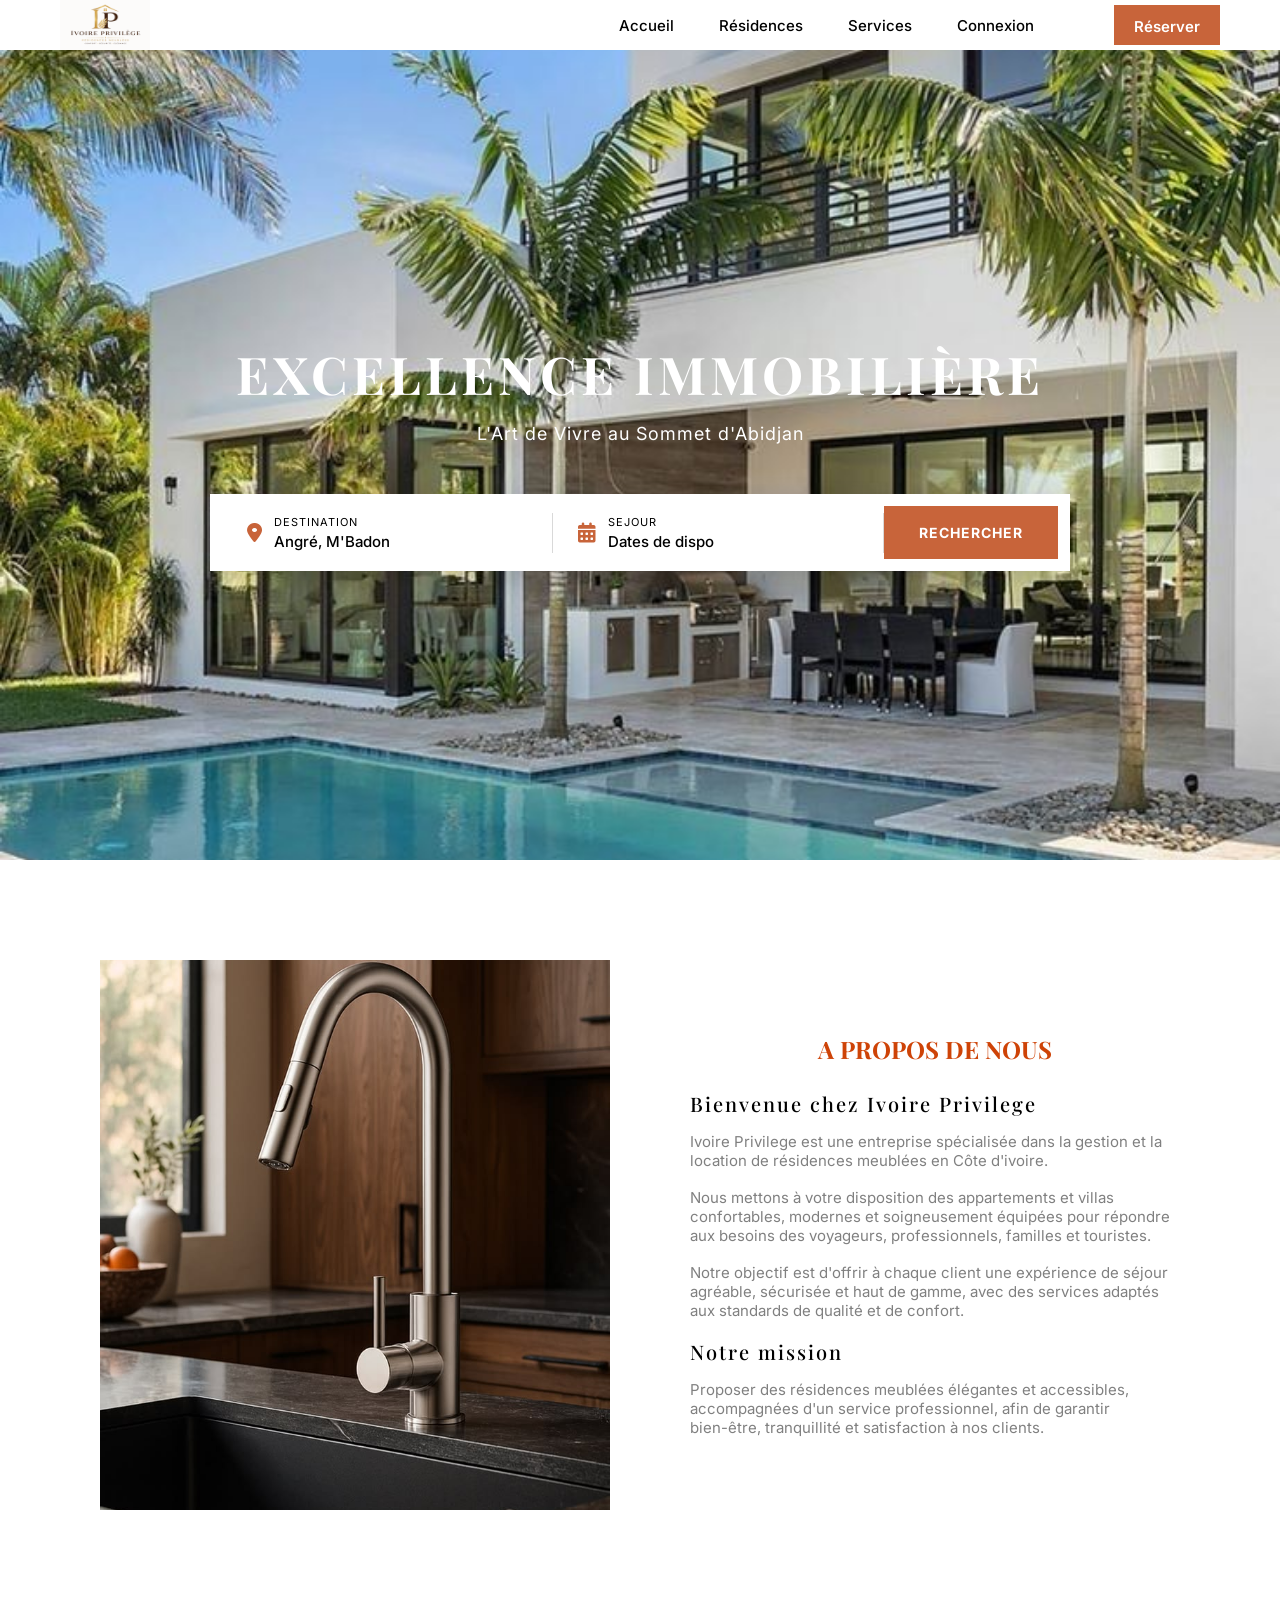
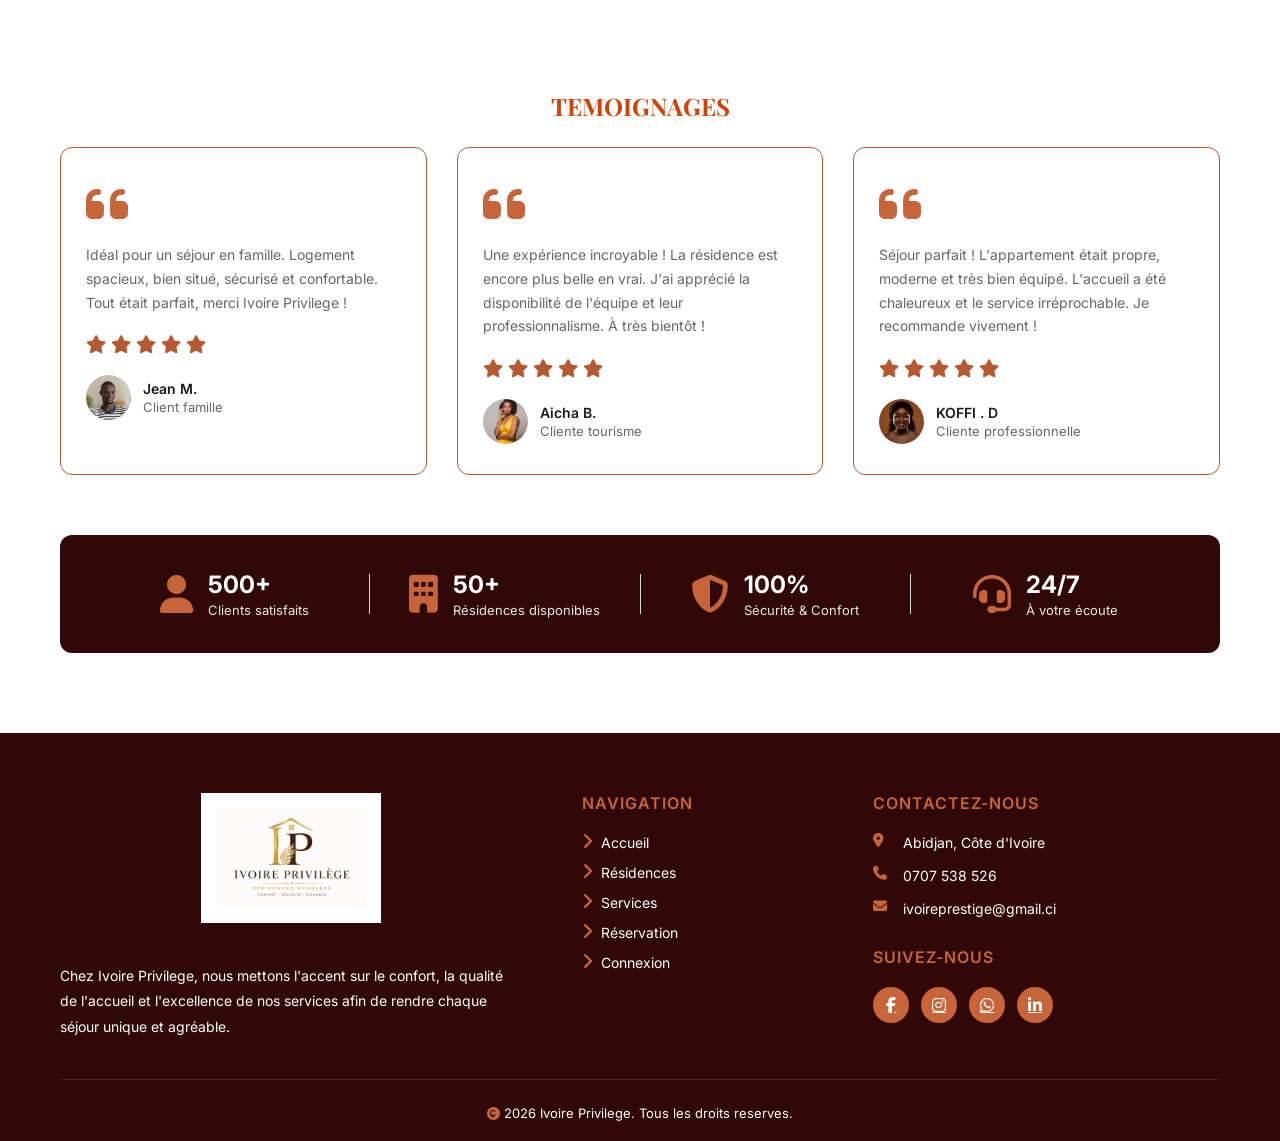
<file: index.html>
<!doctype html>
<html lang="fr">
  <head>
    <meta charset="UTF-8" />
    <meta name="viewport" content="width=device-width, initial-scale=1.0" />
    <title>Ivoire Privilege</title>
    <link rel="stylesheet" href="style.css" />
    <link rel="preconnect" href="https://fonts.googleapis.com" />
    <link rel="preconnect" href="https://fonts.gstatic.com" crossorigin />
    <link
      href="https://fonts.googleapis.com/css2?family=Playfair+Display:wght@600;700&family=Inter:wght@400;500;600&display=swap"
      rel="stylesheet"
    />
    <link
      rel="stylesheet"
      href="https://cdnjs.cloudflare.com/ajax/libs/font-awesome/6.5.1/css/all.min.css"
    />
  </head>
  <body>
    <header class="header">
      <div class="logo">
        <img src="Images/logo.png" alt="Ivoire Privilege" />
      </div>

      <nav class="nav">
        <a href="index.html" class="nav-link">Accueil</a>
        <a href="Pages/residences.html" class="nav-link">Résidences</a>
        <a href="Pages/services.html" class="nav-link">Services</a>
        <a href="Pages/connexion.html" class="nav-link">Connexion</a>
      </nav>
      <a href="Pages/reserver.html">
        <button class="btn-reserver">Réserver</button>
      </a>
    </header>

    <section class="hero">
      <div class="hero-content">
        <h1 class="hero-title">EXCELLENCE IMMOBILIÈRE</h1>
        <p class="hero-subtitle">L'Art de Vivre au Sommet d'Abidjan</p>

        <div class="search-bar">
          <div class="search-item">
            <i class="fa-solid fa-location-dot"></i>
            <div class="search-text">
              <span class="search-label">DESTINATION</span>
              <span class="search-value">Angré, M'Badon</span>
            </div>
          </div>
          <div class="divider"></div>

          <div class="search-item">
            <i class="fa-solid fa-calendar-days"></i>
            <div class="search-text">
              <span class="search-label">SEJOUR</span>
              <span class="search-value">Dates de dispo</span>
            </div>
          </div>
          <div class="divider"></div>

          <button class="btn-search">RECHERCHER</button>
        </div>
      </div>
    </section>

    <section class="about-section">
      <div class="about-container">
        <div class="about-image">
          <img
            src="Images/robinet.jpg"
            alt="Cuisine moderne Ivoire Privilege"
          />
        </div>

        <div class="about-content">
          <h2 class="section-title">A PROPOS DE NOUS</h2>
          <span class="section-label">Bienvenue chez Ivoire Privilege</span>

          <div class="about-text">
            <p>
              Ivoire Privilege est une entreprise spécialisée dans la gestion et
              la location de résidences meublées en Côte d'ivoire.
            </p>

            <p>
              Nous mettons à votre disposition des appartements et villas
              confortables, modernes et soigneusement équipées pour répondre aux
              besoins des voyageurs, professionnels, familles et touristes.
            </p>

            <p>
              Notre objectif est d'offrir à chaque client une expérience de
              séjour agréable, sécurisée et haut de gamme, avec des services
              adaptés aux standards de qualité et de confort.
            </p>
          </div>

          <span class="section-label">Notre mission</span>
          <p class="mission-text">
            Proposer des résidences meublées élégantes et accessibles,
            accompagnées d'un service professionnel, afin de garantir bien-être,
            tranquillité et satisfaction à nos clients.
          </p>
        </div>
      </div>
    </section>

    <section class="testimonials-section">
      <h2 class="section-title">TEMOIGNAGES</h2>

      <div class="testimonials-grid">
        <div class="testimonial-card">
          <span class="quote-icon">
            <i class="fa-solid fa-quote-left"></i>
          </span>

          <p class="testimonial-text">
            Idéal pour un séjour en famille. Logement spacieux, bien situé,
            sécurisé et confortable. Tout était parfait, merci Ivoire Privilege
            !
          </p>

          <div class="stars">
            <i class="fa-solid fa-star"></i>
            <i class="fa-solid fa-star"></i>
            <i class="fa-solid fa-star"></i>
            <i class="fa-solid fa-star"></i>
            <i class="fa-solid fa-star"></i>
          </div>

          <div class="client-info">
            <img src="Images/tof2.jpeg" alt="Jean M." class="client-avatar" />
            <div>
              <p class="client-name">Jean M.</p>
              <p class="client-type">Client famille</p>
            </div>
          </div>
        </div>

        <div class="testimonial-card">
          <span class="quote-icon">
            <i class="fa-solid fa-quote-left"></i>
          </span>
          <p class="testimonial-text">
            Une expérience incroyable ! La résidence est encore plus belle en
            vrai. J'ai apprécié la disponibilité de l'équipe et leur
            professionnalisme. À très bientôt !
          </p>

          <div class="stars">
            <i class="fa-solid fa-star"></i>
            <i class="fa-solid fa-star"></i>
            <i class="fa-solid fa-star"></i>
            <i class="fa-solid fa-star"></i>
            <i class="fa-solid fa-star"></i>
          </div>
          <div class="client-info">
            <img src="Images/tof1.jpeg" alt="Aicha B." class="client-avatar" />
            <div>
              <p class="client-name">Aicha B.</p>
              <p class="client-type">Cliente tourisme</p>
            </div>
          </div>
        </div>

        <div class="testimonial-card">
          <span class="quote-icon">
            <i class="fa-solid fa-quote-left"></i>
          </span>
          <p class="testimonial-text">
            Séjour parfait ! L'appartement était propre, moderne et très bien
            équipé. L'accueil a été chaleureux et le service irréprochable. Je
            recommande vivement !
          </p>
          <div class="stars">
            <i class="fa-solid fa-star"></i>
            <i class="fa-solid fa-star"></i>
            <i class="fa-solid fa-star"></i>
            <i class="fa-solid fa-star"></i>
            <i class="fa-solid fa-star"></i>
          </div>
          <div class="client-info">
            <img src="Images/tof3.jpeg" alt="KOFFI D." class="client-avatar" />
            <div>
              <p class="client-name">KOFFI . D</p>
              <p class="client-type">Cliente professionnelle</p>
            </div>
          </div>
        </div>
      </div>

      <div class="stats-bar">
        <div class="stat-item">
          <i class="fa-solid fa-user stat-icon"></i>
          <div>
            <p class="stat-number">500+</p>
            <p class="stat-label">Clients satisfaits</p>
          </div>
        </div>

        <div class="divider"></div>

        <div class="stat-item">
          <i class="fa-solid fa-building stat-icon"></i>
          <div>
            <p class="stat-number">50+</p>
            <p class="stat-label">Résidences disponibles</p>
          </div>
        </div>
        <div class="divider"></div>

        <div class="stat-item">
          <i class="fa-solid fa-shield-halved stat-icon"></i>
          <div>
            <p class="stat-number">100%</p>
            <p class="stat-label">Sécurité & Confort</p>
          </div>
        </div>
        <div class="divider"></div>

        <div class="stat-item">
          <i class="fa-solid fa-headset stat-icon"></i>
          <div>
            <p class="stat-number">24/7</p>
            <p class="stat-label">À votre écoute</p>
          </div>
        </div>
      </div>
    </section>

    <footer class="footer">
      <div class="footer-container">
        <div class="footer-col">
          <div class="footer-logo">
            <img src="Images/logo.png" alt="Ivoire Privilege" />
          </div>
          <p class="footer-description">
            Chez Ivoire Privilege, nous mettons l'accent sur le confort, la
            qualité de l'accueil et l'excellence de nos services afin de rendre
            chaque séjour unique et agréable.
          </p>
        </div>

        <div class="footer-col">
          <h3 class="footer-title">NAVIGATION</h3>
          <ul class="footer-links">
            <li>
              <a href="index.html"
                ><i class="fa-solid fa-angle-right arrow"></i> Accueil</a
              >
            </li>
            <li>
              <a href="Pages/residences.html"
                ><i class="fa-solid fa-angle-right arrow"></i> Résidences</a
              >
            </li>
            <li>
              <a href="Pages/services.html"
                ><i class="fa-solid fa-angle-right arrow"></i> Services</a
              >
            </li>
            <li>
              <a href="Pages/reserver.html"
                ><i class="fa-solid fa-angle-right arrow"></i> Réservation</a
              >
            </li>
            <li>
              <a href="Pages/connexion.html"
                ><i class="fa-solid fa-angle-right arrow"></i> Connexion</a
              >
            </li>
          </ul>
        </div>

        <div class="footer-col">
          <h3 class="footer-title">CONTACTEZ-NOUS</h3>
          <ul class="contact-list">
            <li>
              <i class="fa-solid fa-location-dot contact-icon"></i>
              <span>Abidjan, Côte d'Ivoire</span>
            </li>
            <li>
              <i class="fa-solid fa-phone contact-icon"></i>
              <span>0707 538 526</span>
            </li>
            <li>
              <i class="fa-solid fa-envelope contact-icon"></i>
              <span>ivoireprestige@gmail.ci</span>
            </li>
          </ul>
          <h3 class="footer-title social-title">SUIVEZ-NOUS</h3>
          <div class="social-icons">
            <a href="#" aria-label="Facebook">
              <i class="fa-brands fa-facebook-f"></i>
            </a>
            <a href="#" aria-label="Instagram">
              <i class="fa-brands fa-instagram"></i>
            </a>
            <a href="#" aria-label="WhatsApp">
              <i class="fa-brands fa-whatsapp"></i>
            </a>
            <a href="#" aria-label="LinkedIn">
              <i class="fa-brands fa-linkedin-in"></i>
            </a>
          </div>
        </div>
      </div>

      <div class="footer-bottom">
        <p>
          <i class="fa-solid fa-copyright"></i>
          2026 Ivoire Privilege. Tous les droits reserves.
        </p>
      </div>
    </footer>
  </body>
</html>
</file>
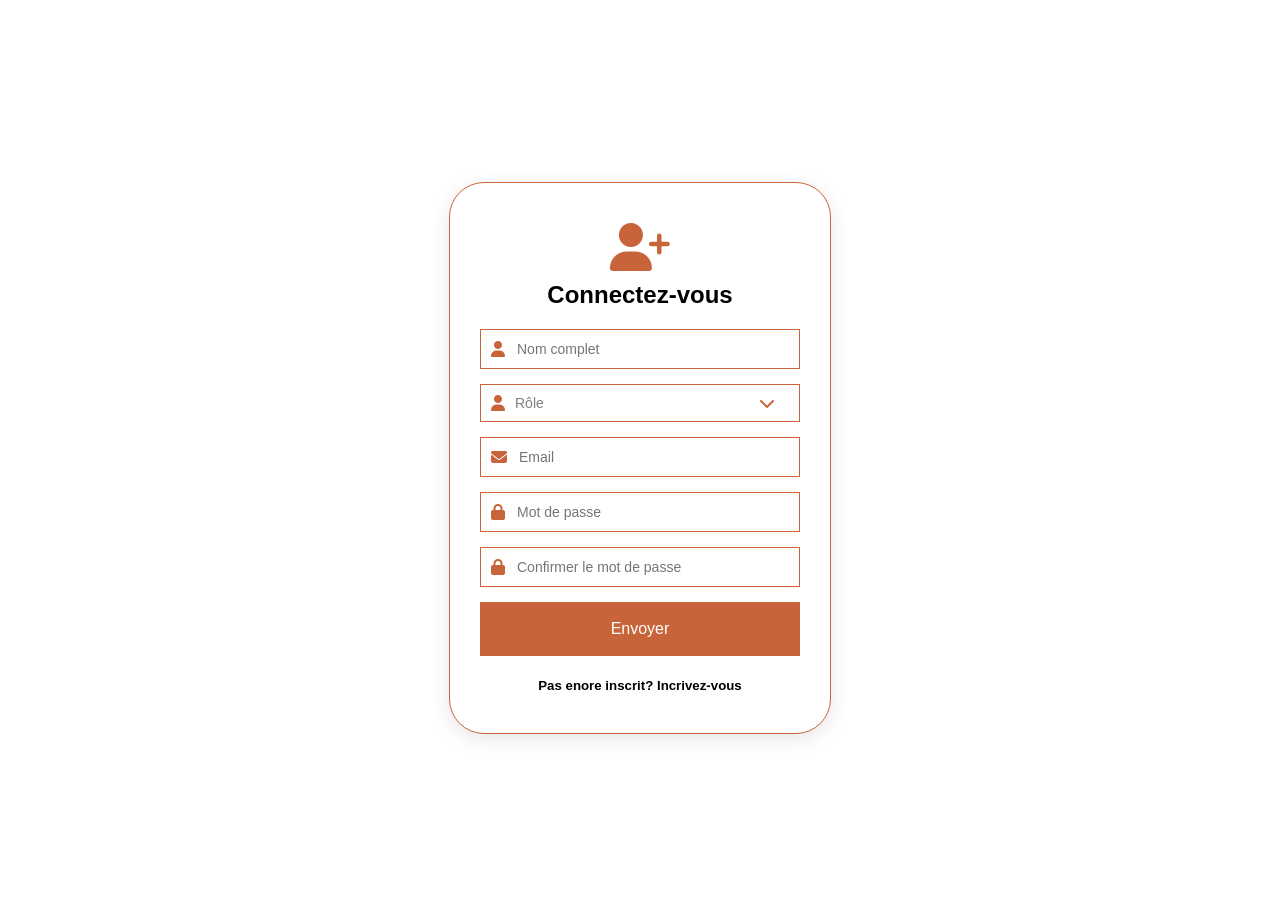
<file: Pages/connexion.html>
<!doctype html>
<html lang="fr">
  <head>
    <meta charset="UTF-8" />
    <meta name="viewport" content="width=device-width, initial-scale=1.0" />
    <title>Connexion</title>
    <link
      rel="stylesheet"
      href="https://cdnjs.cloudflare.com/ajax/libs/font-awesome/6.4.0/css/all.min.css"
    />
    <link
      href="https://fonts.googleapis.com/css2?family=Inter:wght@400;500;600;700&display=swap"
      rel="stylesheet"
    />
    <link rel="stylesheet" href="connexion.css" />
  </head>
  <body>
    <div class="container">
      <div class="icon-header">
        <i class="fas fa-user-plus fa-3x"></i>
        <h2>Connectez-vous</h2>
      </div>

      <form action="#" method="POST">
        <div class="input-group">
          <i class="fas fa-user"></i>
          <input
            type="text"
            name="nom_complet"
            placeholder="Nom complet"
            required
          />
        </div>

        <div class="input-group">
          <i class="fas fa-user"></i>

          <select name="role" required>
            <option value="" selected disabled>Rôle</option>
            <option value="client">Admin</option>
            <option value="client">Client</option>
            <option value="proprietaire">Propriétaire</option>
          </select>

          <i class="fa-solid fa-chevron-down select-arrow"></i>
        </div>

        <div class="input-group">
          <i class="fas fa-envelope"></i>
          <input type="email" name="email" placeholder="Email" required />
        </div>

        <div class="input-group">
          <i class="fas fa-lock"></i>
          <input
            type="password"
            name="password"
            placeholder="Mot de passe"
            required
          />
        </div>

        <div class="input-group">
          <i class="fas fa-lock"></i>
          <input
            type="password"
            name="confirm-password"
            placeholder="Confirmer le mot de passe"
            required
          />
        </div>

        <input type="submit" value="Envoyer" class="btn" />
      </form>
      <h5>
        <a href="inscription.html"> Pas enore inscrit? Incrivez-vous </a>
      </h5>
    </div>
  </body>
</html>
</file>
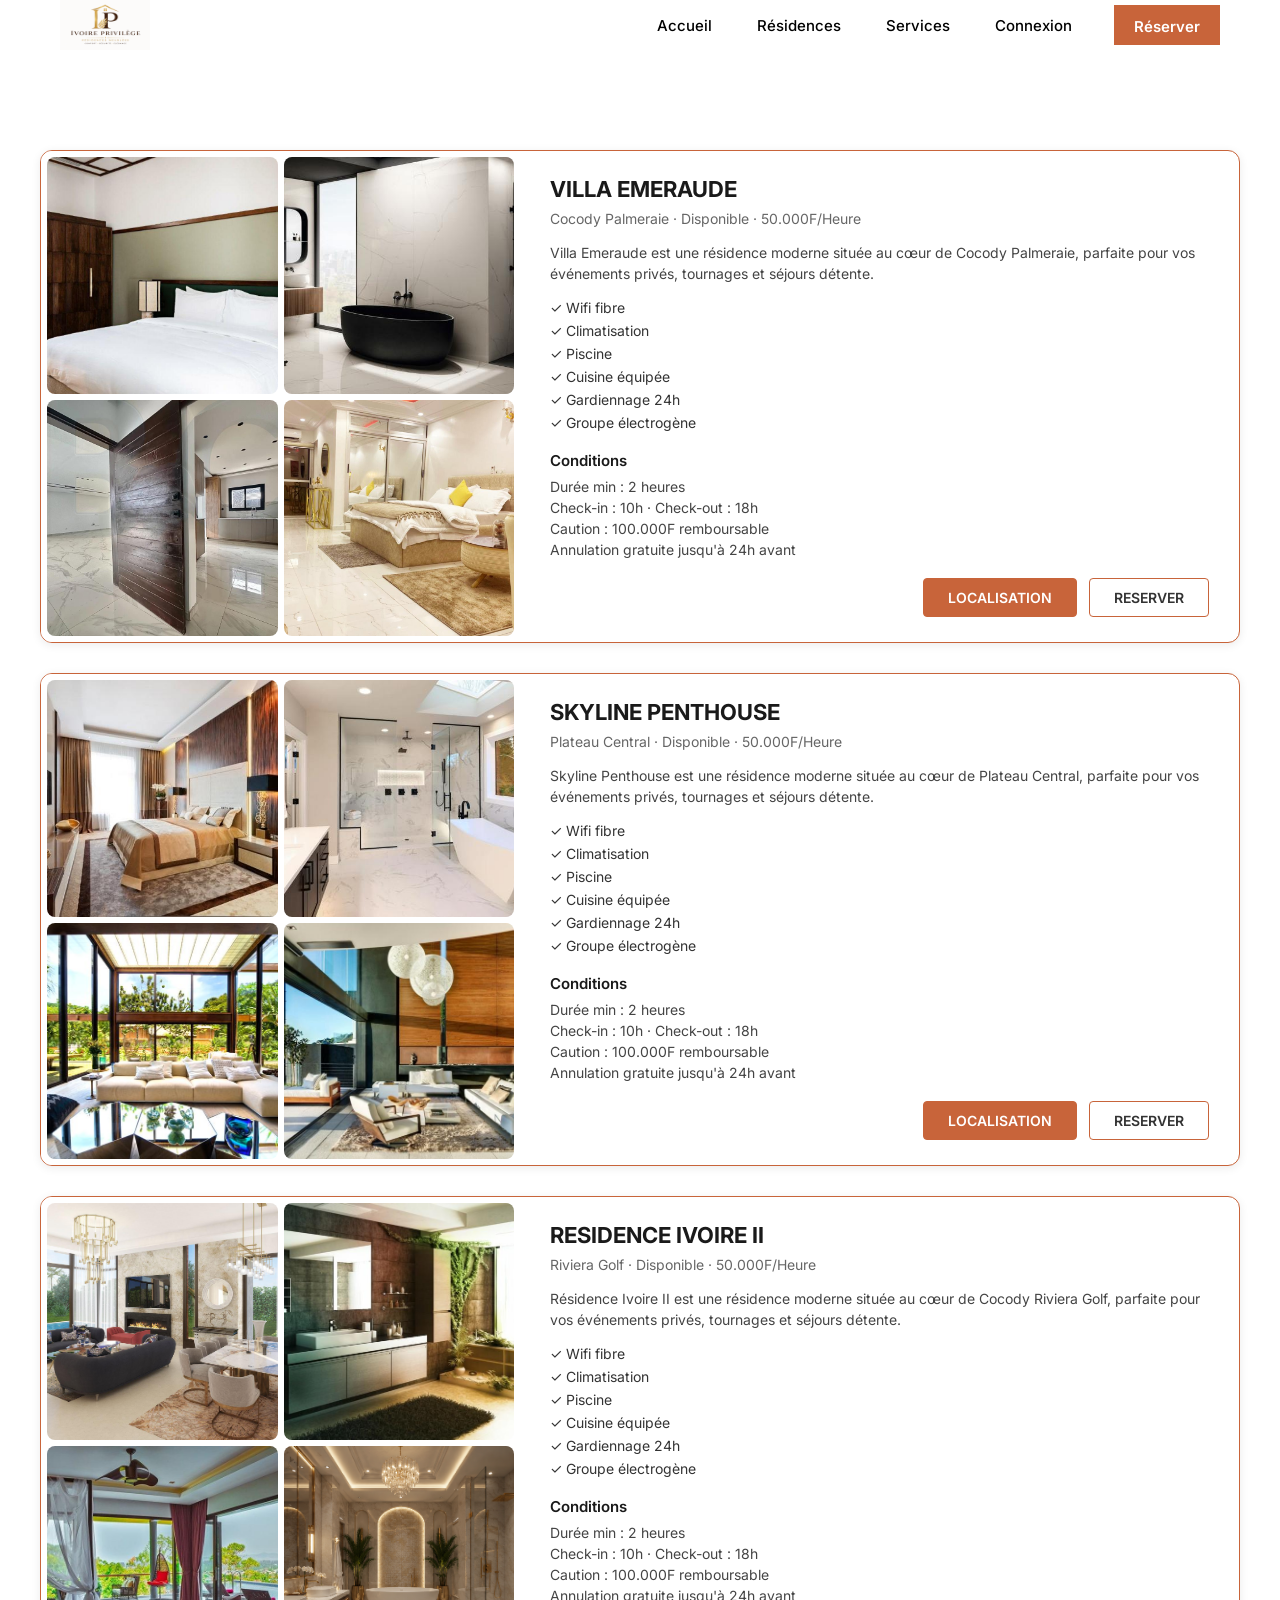
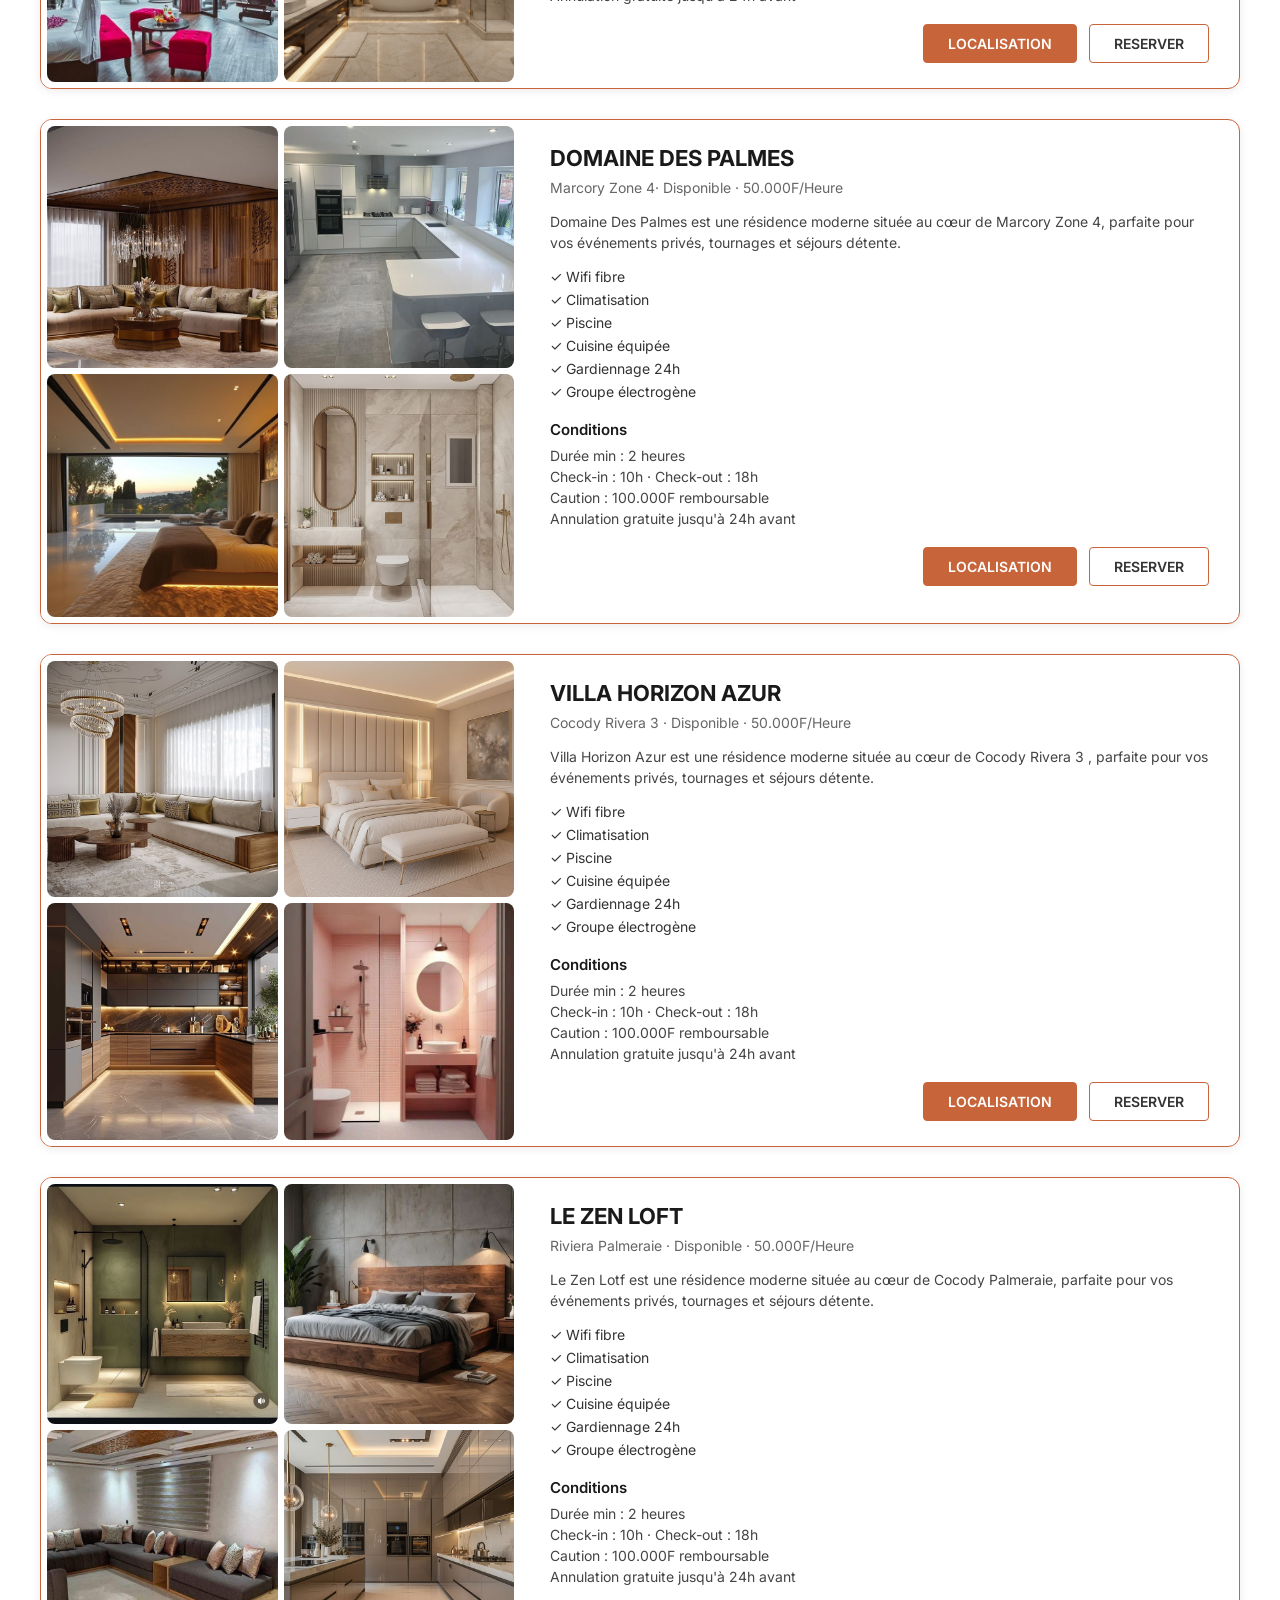
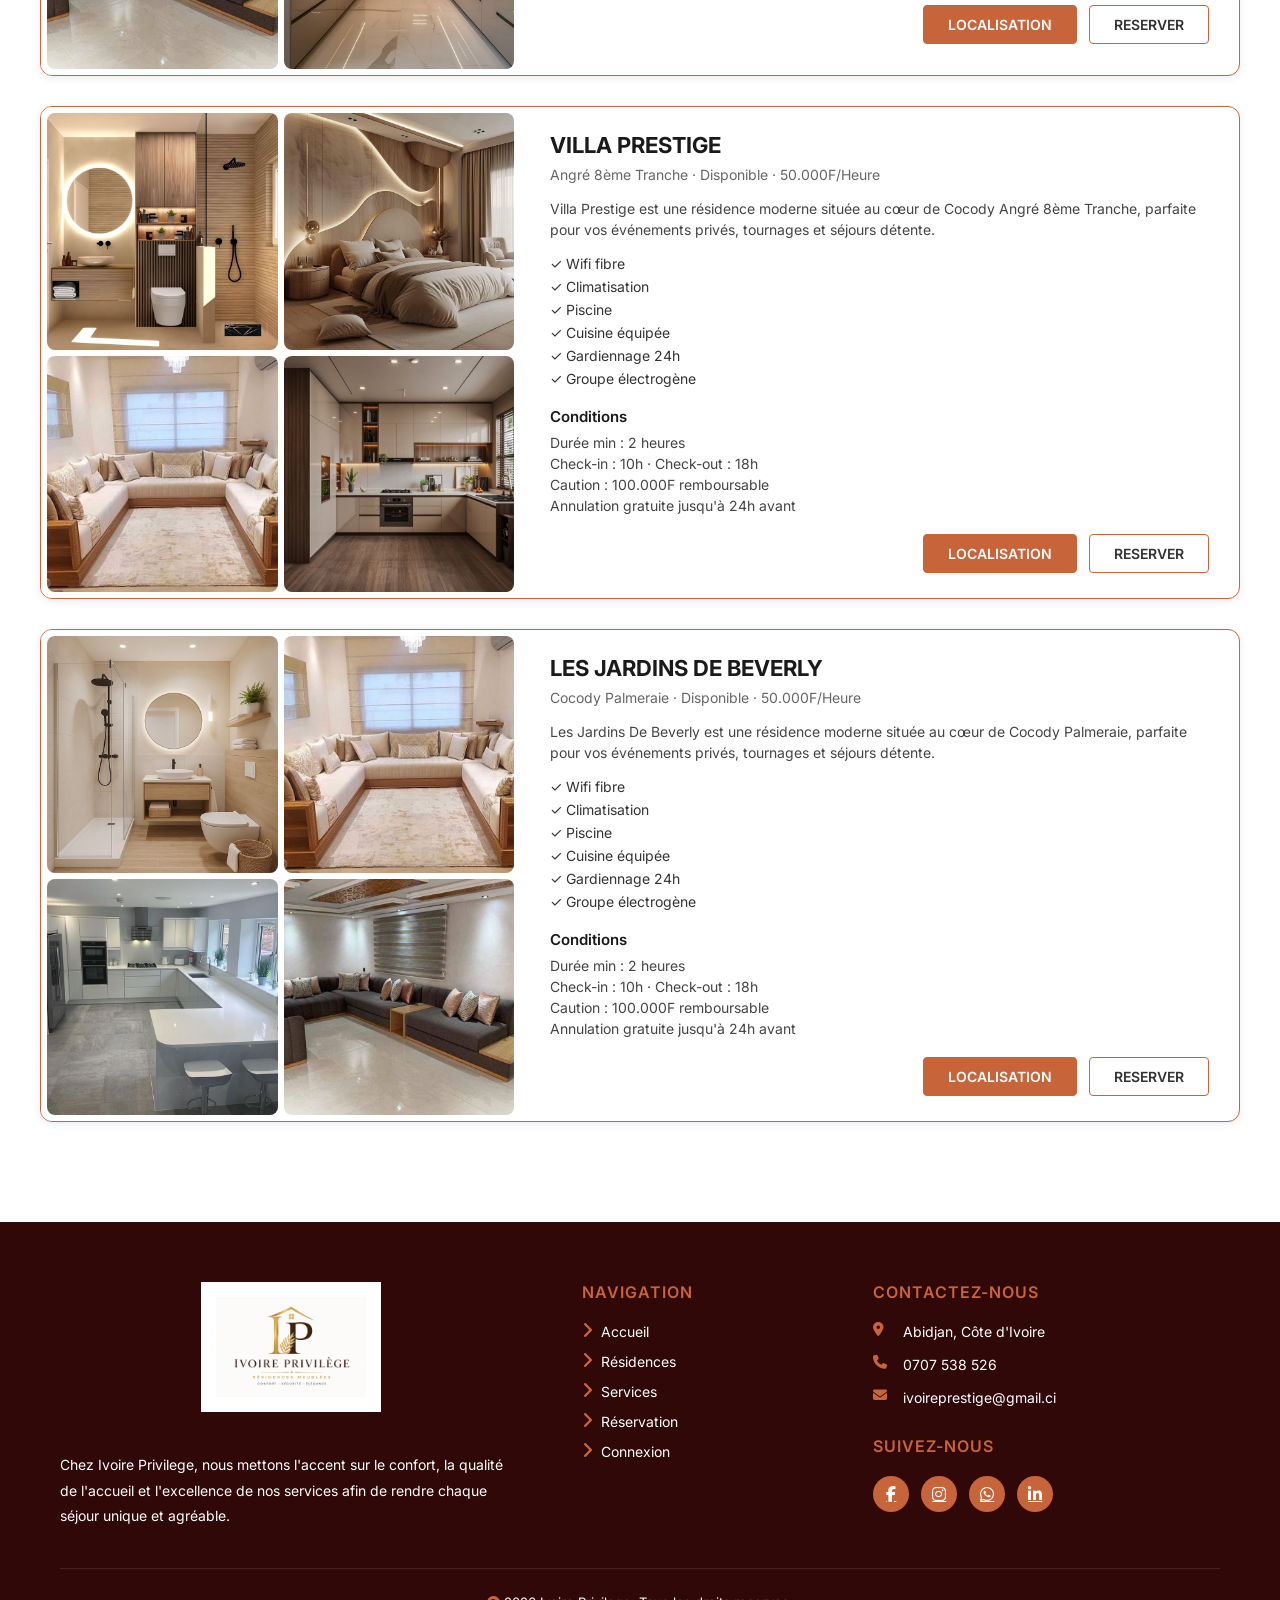
<file: Pages/details.html>
<!doctype html>
<html lang="fr">
  <head>
    <meta charset="UTF-8" />
    <meta name="viewport" content="width=device-width, initial-scale=1.0" />
    <title>Villas</title>
    <link rel="stylesheet" href="details.css" />
    <link
      rel="stylesheet"
      href="https://cdnjs.cloudflare.com/ajax/libs/font-awesome/6.4.0/css/all.min.css"
    />
    <link
      href="https://fonts.googleapis.com/css2?family=Inter:wght@400;500;600;700&display=swap"
      rel="stylesheet"
    />
  </head>
  <body>
    <header class="header">
      <div class="logo">
        <img src="Images/logo.png" alt="Ivoire Privilege" />
      </div>

      <nav class="nav">
        <a href="../index.html" class="nav-link">Accueil</a>
        <a href="residences.html" class="nav-link">Résidences</a>
        <a href="services.html" class="nav-link">Services</a>
        <a href="connexion.html" class="nav-link">Connexion</a>
      </nav>
      <a href="reserver.html">
        <button class="btn-reserver">Réserver</button>
      </a>
    </header>

    <div class="villas-container">
      <div class="villa-card" id="villa_emeraude">
        <div class="villa-image-grid">
          <img src="/Pages/Images/res_img1" alt="Villa Emeraude" />
          <img src="/Pages/Images/res1img2.jpeg" alt="Villa Emeraude" />
          <img src="/Pages/Images/res1_img3.jpeg" alt="Villa Emeraude" />
          <img src="/Pages/Images/res1_img4.jpeg" alt="Villa Emeraude" />
        </div>

        <div class="villa-info">
          <h2>VILLA EMERAUDE</h2>
          <p class="villa-subtitle">
            Cocody Palmeraie · Disponible · 50.000F/Heure
          </p>

          <p class="villa-desc">
            Villa Emeraude est une résidence moderne située au cœur de Cocody
            Palmeraie, parfaite pour vos événements privés, tournages et séjours
            détente.
          </p>

          <ul class="features">
            <li>✓ Wifi fibre</li>
            <li>✓ Climatisation</li>
            <li>✓ Piscine</li>
            <li>✓ Cuisine équipée</li>
            <li>✓ Gardiennage 24h</li>
            <li>✓ Groupe électrogène</li>
          </ul>

          <div class="conditions">
            <h4>Conditions</h4>
            <p>Durée min : 2 heures</p>
            <p>Check-in : 10h · Check-out : 18h</p>
            <p>Caution : 100.000F remboursable</p>
            <p>Annulation gratuite jusqu'à 24h avant</p>
          </div>

          <div class="villa-actions">
            <a
              href="https://www.google.com/maps?q=Cocody+Palmeraie+Abidjan"
              target="_blank"
              class="btn btn-primary"
            >
              LOCALISATION
            </a>
            <a href="reserver.html" class="btn btn-outline">RESERVER</a>
          </div>
        </div>
      </div>

      <div class="villa-card" id="skyline-penthouse">
        <div class="villa-image-grid">
          <img src="/Pages/Images/res2_img1.jpeg" alt="Villa Emeraude" />
          <img src="/Pages/Images/res2_img2.jpeg" alt="Villa Emeraude" />
          <img src="/Pages/Images/res2_img3.jpeg" alt="Villa Emeraude" />
          <img src="/Pages/Images/res2_img4.jpeg" alt="Villa Emeraude" />
        </div>

        <div class="villa-info">
          <h2>SKYLINE PENTHOUSE</h2>
          <p class="villa-subtitle">
            Plateau Central · Disponible · 50.000F/Heure
          </p>

          <p class="villa-desc">
            Skyline Penthouse est une résidence moderne située au cœur de
            Plateau Central, parfaite pour vos événements privés, tournages et
            séjours détente.
          </p>

          <ul class="features">
            <li>✓ Wifi fibre</li>
            <li>✓ Climatisation</li>
            <li>✓ Piscine</li>
            <li>✓ Cuisine équipée</li>
            <li>✓ Gardiennage 24h</li>
            <li>✓ Groupe électrogène</li>
          </ul>

          <div class="conditions">
            <h4>Conditions</h4>
            <p>Durée min : 2 heures</p>
            <p>Check-in : 10h · Check-out : 18h</p>
            <p>Caution : 100.000F remboursable</p>
            <p>Annulation gratuite jusqu'à 24h avant</p>
          </div>

          <div class="villa-actions">
            <a
              href="https://www.google.com/maps?q=Plateau+Abidjan"
              target="_blank"
              class="btn btn-primary"
            >
              LOCALISATION
            </a>
            <a href="reserver.html" class="btn btn-outline">RESERVER</a>
          </div>
        </div>
      </div>

      <div class="villa-card" id="residence-ivoire-II">
        <div class="villa-image-grid">
          <img src="/Pages/Images/res3_img1.jpeg" alt="Villa Emeraude" />
          <img src="/Pages/Images/res3_img2.jpeg" alt="Villa Emeraude" />
          <img src="/Pages/Images/res3_img3.jpeg" alt="Villa Emeraude" />
          <img src="/Pages/Images/res3_img4.png" alt="Villa Emeraude" />
        </div>

        <div class="villa-info">
          <h2>RESIDENCE IVOIRE II</h2>
          <p class="villa-subtitle">
            Riviera Golf · Disponible · 50.000F/Heure
          </p>

          <p class="villa-desc">
            Résidence Ivoire II est une résidence moderne située au cœur de
            Cocody Riviera Golf, parfaite pour vos événements privés, tournages
            et séjours détente.
          </p>

          <ul class="features">
            <li>✓ Wifi fibre</li>
            <li>✓ Climatisation</li>
            <li>✓ Piscine</li>
            <li>✓ Cuisine équipée</li>
            <li>✓ Gardiennage 24h</li>
            <li>✓ Groupe électrogène</li>
          </ul>

          <div class="conditions">
            <h4>Conditions</h4>
            <p>Durée min : 2 heures</p>
            <p>Check-in : 10h · Check-out : 18h</p>
            <p>Caution : 100.000F remboursable</p>
            <p>Annulation gratuite jusqu'à 24h avant</p>
          </div>

          <div class="villa-actions">
            <a
              href="https://www.google.com/maps?q=Riviera+Golf+Abidjan"
              target="_blank"
              class="btn btn-primary"
            >
              LOCALISATION
            </a>
            <a href="reserver.html" class="btn btn-outline">RESERVER</a>
          </div>
        </div>
      </div>

      <div class="villa-card" id="domaine-des-palmes">
        <div class="villa-image-grid">
          <img src="/Pages/Images/salon.jpeg" alt="Villa Emeraude" />
          <img src="/Pages/Images/cuisine1.jpeg" alt="Villa Emeraude" />
          <img src="/Pages/Images/chambre.jpeg" alt="Villa Emeraude" />
          <img src="/Pages/Images/sdb1.jpeg" alt="Villa Emeraude" />
        </div>

        <div class="villa-info">
          <h2>DOMAINE DES PALMES</h2>
          <p class="villa-subtitle">
            Marcory Zone 4· Disponible · 50.000F/Heure
          </p>

          <p class="villa-desc">
            Domaine Des Palmes est une résidence moderne située au cœur de
            Marcory Zone 4, parfaite pour vos événements privés, tournages et
            séjours détente.
          </p>

          <ul class="features">
            <li>✓ Wifi fibre</li>
            <li>✓ Climatisation</li>
            <li>✓ Piscine</li>
            <li>✓ Cuisine équipée</li>
            <li>✓ Gardiennage 24h</li>
            <li>✓ Groupe électrogène</li>
          </ul>

          <div class="conditions">
            <h4>Conditions</h4>
            <p>Durée min : 2 heures</p>
            <p>Check-in : 10h · Check-out : 18h</p>
            <p>Caution : 100.000F remboursable</p>
            <p>Annulation gratuite jusqu'à 24h avant</p>
          </div>

          <div class="villa-actions">
            <a
              href="https://www.google.com/maps?q=Zone+4+Marcory+Abidjan"
              target="_blank"
              class="btn btn-primary"
            >
              LOCALISATION
            </a>
            <a href="reserver.html" class="btn btn-outline">RESERVER</a>
          </div>
        </div>
      </div>

      <div class="villa-card" id="villa-horizon-azur">
        <div class="villa-image-grid">
          <img src="/Pages/Images/salon2.jpeg" alt="Villa Emeraude" />
          <img src="/Pages/Images/chambre1.jpeg" alt="Villa Emeraude" />
          <img src="/Pages/Images/cuisine3.jpeg" alt="Villa Emeraude" />
          <img src="/Pages/Images/sdb3.jpeg" alt="Villa Emeraude" />
        </div>

        <div class="villa-info">
          <h2>VILLA HORIZON AZUR</h2>
          <p class="villa-subtitle">
            Cocody Rivera 3 · Disponible · 50.000F/Heure
          </p>

          <p class="villa-desc">
            Villa Horizon Azur est une résidence moderne située au cœur de
            Cocody Rivera 3 , parfaite pour vos événements privés, tournages et
            séjours détente.
          </p>

          <ul class="features">
            <li>✓ Wifi fibre</li>
            <li>✓ Climatisation</li>
            <li>✓ Piscine</li>
            <li>✓ Cuisine équipée</li>
            <li>✓ Gardiennage 24h</li>
            <li>✓ Groupe électrogène</li>
          </ul>

          <div class="conditions">
            <h4>Conditions</h4>
            <p>Durée min : 2 heures</p>
            <p>Check-in : 10h · Check-out : 18h</p>
            <p>Caution : 100.000F remboursable</p>
            <p>Annulation gratuite jusqu'à 24h avant</p>
          </div>

          <div class="villa-actions">
            <a
              href="https://www.google.com/maps?q=Riviera+3+Abidjan"
              target="_blank"
              class="btn btn-primary"
            >
              LOCALISATION
            </a>
            <a href="reserver.html" class="btn btn-outline">RESERVER</a>
          </div>
        </div>
      </div>

      <div class="villa-card" id="le-zen-loft">
        <div class="villa-image-grid">
          <img src="/Pages/Images/sal4.jpeg" alt="Villa Emeraude" />
          <img src="/Pages/Images/chambre4.jpeg" alt="Villa Emeraude" />
          <img src="/Pages/Images/salon4.jpeg" alt="Villa Emeraude" />
          <img src="/Pages/Images/cuisine4.jpeg" alt="Villa Emeraude" />
        </div>

        <div class="villa-info">
          <h2>LE ZEN LOFT</h2>
          <p class="villa-subtitle">
            Riviera Palmeraie · Disponible · 50.000F/Heure
          </p>

          <p class="villa-desc">
            Le Zen Lotf est une résidence moderne située au cœur de Cocody
            Palmeraie, parfaite pour vos événements privés, tournages et séjours
            détente.
          </p>

          <ul class="features">
            <li>✓ Wifi fibre</li>
            <li>✓ Climatisation</li>
            <li>✓ Piscine</li>
            <li>✓ Cuisine équipée</li>
            <li>✓ Gardiennage 24h</li>
            <li>✓ Groupe électrogène</li>
          </ul>

          <div class="conditions">
            <h4>Conditions</h4>
            <p>Durée min : 2 heures</p>
            <p>Check-in : 10h · Check-out : 18h</p>
            <p>Caution : 100.000F remboursable</p>
            <p>Annulation gratuite jusqu'à 24h avant</p>
          </div>

          <div class="villa-actions">
            <a
              href="https://www.google.com/maps?q=Riviera+Palmeraie+Abidjan"
              target="_blank"
              class="btn btn-primary"
            >
              LOCALISATION
            </a>
            <a href="reserver.html" class="btn btn-outline">RESERVER</a>
          </div>
        </div>
      </div>

      <div class="villa-card" id="villa-prestige">
        <div class="villa-image-grid">
          <img src="/Pages/Images/sal2.jpeg" alt="Villa Emeraude" />
          <img src="/Pages/Images/chambre5.jpeg" alt="Villa Emeraude" />
          <img src="/Pages/Images/salon3.jpeg" alt="Villa Emeraude" />
          <img src="/Pages/Images/cuisine5.jpeg" alt="Villa Emeraude" />
        </div>

        <div class="villa-info">
          <h2>VILLA PRESTIGE</h2>
          <p class="villa-subtitle">
            Angré 8ème Tranche · Disponible · 50.000F/Heure
          </p>

          <p class="villa-desc">
            Villa Prestige est une résidence moderne située au cœur de Cocody
            Angré 8ème Tranche, parfaite pour vos événements privés, tournages
            et séjours détente.
          </p>

          <ul class="features">
            <li>✓ Wifi fibre</li>
            <li>✓ Climatisation</li>
            <li>✓ Piscine</li>
            <li>✓ Cuisine équipée</li>
            <li>✓ Gardiennage 24h</li>
            <li>✓ Groupe électrogène</li>
          </ul>

          <div class="conditions">
            <h4>Conditions</h4>
            <p>Durée min : 2 heures</p>
            <p>Check-in : 10h · Check-out : 18h</p>
            <p>Caution : 100.000F remboursable</p>
            <p>Annulation gratuite jusqu'à 24h avant</p>
          </div>

          <div class="villa-actions">
            <a
              href="https://www.google.com/maps?q=Angre+8eme+Tranche+Abidjan"
              target="_blank"
              class="btn btn-primary"
            >
              LOCALISATION
            </a>
            <a href="reserver.html" class="btn btn-outline">RESERVER</a>
          </div>
        </div>
      </div>

      <div class="villa-card" id="les-jardins-de-beverly">
        <div class="villa-image-grid">
          <img src="/Pages/Images/sal3.jpeg" alt="Villa Emeraude" />
          <img src="/Pages/Images/salon3.jpeg" alt="Villa Emeraude" />
          <img src="/Pages/Images/cuisine1.jpeg" alt="Villa Emeraude" />
          <img src="/Pages/Images/salon4.jpeg" alt="Villa Emeraude" />
        </div>

        <div class="villa-info">
          <h2>LES JARDINS DE BEVERLY</h2>
          <p class="villa-subtitle">
            Cocody Palmeraie · Disponible · 50.000F/Heure
          </p>

          <p class="villa-desc">
            Les Jardins De Beverly est une résidence moderne située au cœur de
            Cocody Palmeraie, parfaite pour vos événements privés, tournages et
            séjours détente.
          </p>

          <ul class="features">
            <li>✓ Wifi fibre</li>
            <li>✓ Climatisation</li>
            <li>✓ Piscine</li>
            <li>✓ Cuisine équipée</li>
            <li>✓ Gardiennage 24h</li>
            <li>✓ Groupe électrogène</li>
          </ul>

          <div class="conditions">
            <h4>Conditions</h4>
            <p>Durée min : 2 heures</p>
            <p>Check-in : 10h · Check-out : 18h</p>
            <p>Caution : 100.000F remboursable</p>
            <p>Annulation gratuite jusqu'à 24h avant</p>
          </div>

          <div class="villa-actions">
            <a
              href="https://www.google.com/maps?q=Cocody+Palmeraie+Abidjan"
              target="_blank"
              class="btn btn-primary"
            >
              LOCALISATION
            </a>
            <a href="reserver.html" class="btn btn-outline">RESERVER</a>
          </div>
        </div>
      </div>
    </div>

    <footer class="footer">
      <div class="footer-container">
        <div class="footer-col">
          <div class="footer-logo">
            <img src="Images/logo.png" alt="Ivoire Privilege" />
          </div>
          <p class="footer-description">
            Chez Ivoire Privilege, nous mettons l'accent sur le confort, la
            qualité de l'accueil et l'excellence de nos services afin de rendre
            chaque séjour unique et agréable.
          </p>
        </div>

        <div class="footer-col">
          <h3 class="footer-title">NAVIGATION</h3>
          <ul class="footer-links">
            <li>
              <a href="/index.html"
                ><i class="fa-solid fa-angle-right arrow"></i> Accueil</a
              >
            </li>
            <li>
              <a href="residences.html"
                ><i class="fa-solid fa-angle-right arrow"></i> Résidences</a
              >
            </li>
            <li>
              <a href="services.html"
                ><i class="fa-solid fa-angle-right arrow"></i> Services</a
              >
            </li>
            <li>
              <a href="/Pages/reserver.html"
                ><i class="fa-solid fa-angle-right arrow"></i> Réservation</a
              >
            </li>
            <li>
              <a href="connexion.html"
                ><i class="fa-solid fa-angle-right arrow"></i> Connexion</a
              >
            </li>
          </ul>
        </div>

        <div class="footer-col">
          <h3 class="footer-title">CONTACTEZ-NOUS</h3>
          <ul class="contact-list">
            <li>
              <i class="fa-solid fa-location-dot contact-icon"></i>
              <span>Abidjan, Côte d'Ivoire</span>
            </li>
            <li>
              <i class="fa-solid fa-phone contact-icon"></i>
              <span>0707 538 526</span>
            </li>
            <li>
              <i class="fa-solid fa-envelope contact-icon"></i>
              <span>ivoireprestige@gmail.ci</span>
            </li>
          </ul>
          <h3 class="footer-title social-title">SUIVEZ-NOUS</h3>
          <div class="social-icons">
            <a href="#" aria-label="Facebook">
              <i class="fa-brands fa-facebook-f"></i>
            </a>
            <a href="#" aria-label="Instagram">
              <i class="fa-brands fa-instagram"></i>
            </a>
            <a href="#" aria-label="WhatsApp">
              <i class="fa-brands fa-whatsapp"></i>
            </a>
            <a href="#" aria-label="LinkedIn">
              <i class="fa-brands fa-linkedin-in"></i>
            </a>
          </div>
        </div>
      </div>

      <div class="footer-bottom">
        <p>
          <i class="fa-solid fa-copyright"></i>
          2026 Ivoire Privilege. Tous les droits reserves.
        </p>
      </div>
    </footer>
  </body>
</html>
</file>
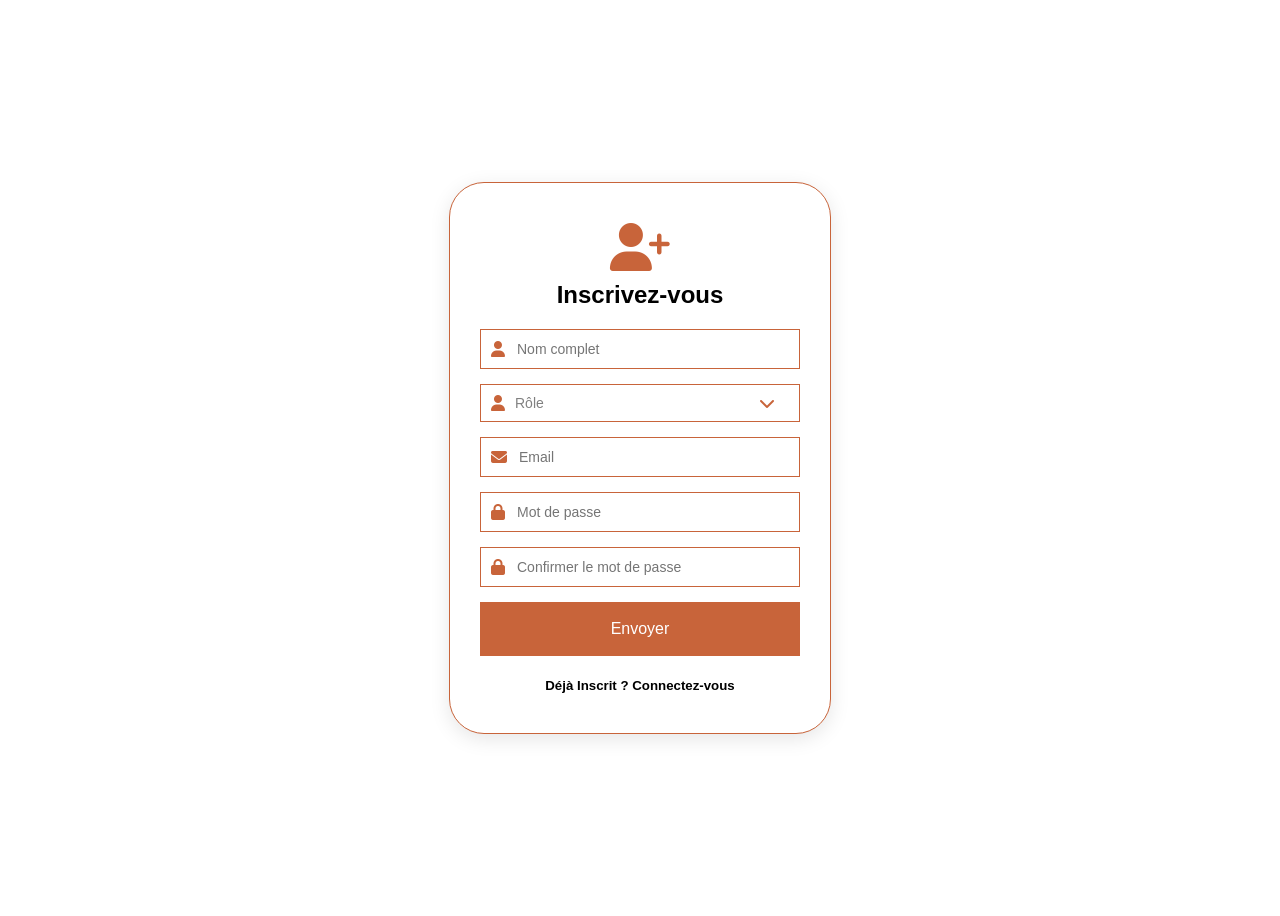
<file: Pages/inscription.html>
<!doctype html>
<html lang="fr">
  <head>
    <meta charset="UTF-8" />
    <meta name="viewport" content="width=device-width, initial-scale=1.0" />
    <title>Inscription</title>
    <link
      rel="stylesheet"
      href="https://cdnjs.cloudflare.com/ajax/libs/font-awesome/6.4.0/css/all.min.css"
    />
    <link
      href="https://fonts.googleapis.com/css2?family=Inter:wght@400;500;600;700&display=swap"
      rel="stylesheet"
    />
    <link rel="stylesheet" href="connexion.css" />
  </head>
  <body>
    <div class="container">
      <div class="icon-header">
        <i class="fas fa-user-plus fa-3x"></i>
        <h2>Inscrivez-vous</h2>
      </div>

      <form action="#" method="POST">
        <div class="input-group">
          <i class="fas fa-user"></i>
          <input
            type="text"
            name="nom_complet"
            placeholder="Nom complet"
            required
          />
        </div>

        <div class="input-group">
          <i class="fas fa-user"></i>

          <select name="role" required>
            <option value="" selected disabled>Rôle</option>
            <option value="client">Admin</option>
            <option value="client">Client</option>
            <option value="proprietaire">Propriétaire</option>
          </select>

          <i class="fa-solid fa-chevron-down select-arrow"></i>
        </div>

        <div class="input-group">
          <i class="fas fa-envelope"></i>
          <input type="email" name="email" placeholder="Email" required />
        </div>

        <div class="input-group">
          <i class="fas fa-lock"></i>
          <input
            type="password"
            name="password"
            placeholder="Mot de passe"
            required
          />
        </div>

        <div class="input-group">
          <i class="fas fa-lock"></i>
          <input
            type="password"
            name="confirm-password"
            placeholder="Confirmer le mot de passe"
            required
          />
        </div>

        <input type="submit" value="Envoyer" class="btn" />
      </form>
      <h5>
        <a href="connexion.html"> Déjà Inscrit ? Connectez-vous</a>
      </h5>
    </div>
  </body>
</html>
</file>
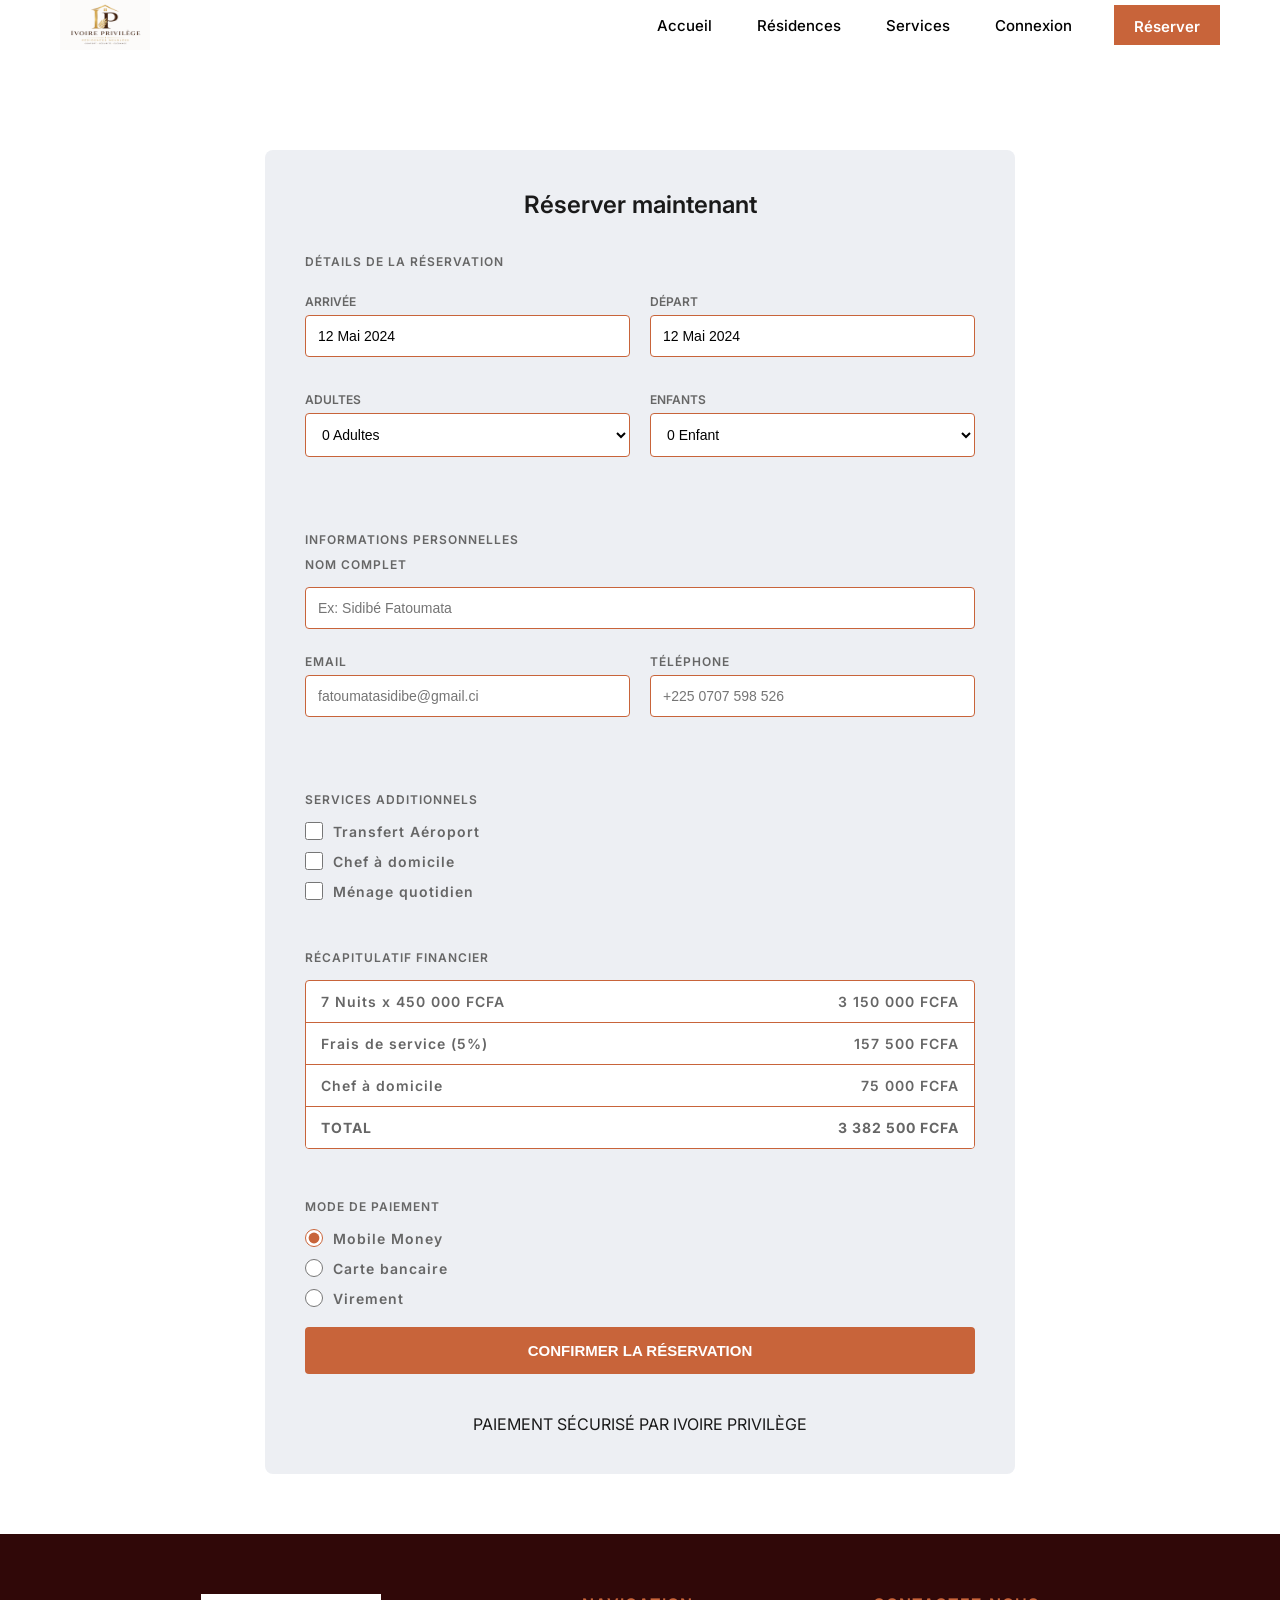
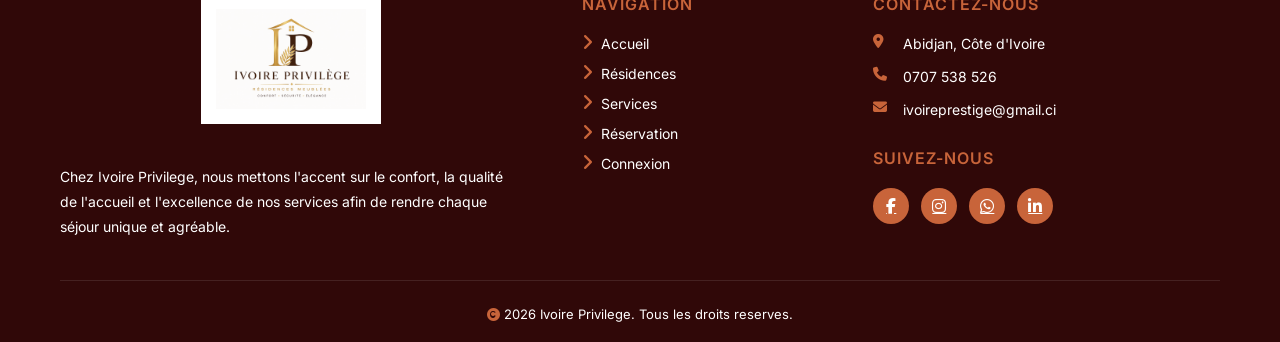
<file: Pages/reserver.html>
<!doctype html>
<html lang="en">
  <head>
    <meta charset="UTF-8" />
    <meta name="viewport" content="width=device-width, initial-scale=1.0" />
    <title>Réserver</title>
    <link rel="stylesheet" href="reserver.css" />
    <link
      rel="stylesheet"
      href="https://cdnjs.cloudflare.com/ajax/libs/font-awesome/6.5.1/css/all.min.css"
    />
    <link
      href="https://fonts.googleapis.com/css2?family=Inter:wght@400;500;600;700&display=swap"
      rel="stylesheet"
    />
  </head>
  <body>
    <header class="header">
      <div class="logo">
        <img src="Images/logo.png" alt="Ivoire Privilege" />
      </div>

      <nav class="nav">
        <a href="../index.html" class="nav-link">Accueil</a>
        <a href="residences.html" class="nav-link">Résidences</a>
        <a href="services.html" class="nav-link">Services</a>
        <a href="connexion.html" class="nav-link">Connexion</a>
      </nav>
      <a href="reserver.html">
        <button class="btn-reserver">Réserver</button>
      </a>
    </header>

    <div class="reservation-container">
      <h1>Réserver maintenant</h1>

      <form class="reservation-form">
        <section class="form-section">
          <h2>DÉTAILS DE LA RÉSERVATION</h2>

          <div class="form-row">
            <div class="form-group">
              <label>ARRIVÉE</label>
              <input
                type="text"
                value="12 Mai 2024"
                placeholder="JJ Mois AAAA"
              />
            </div>
            <div class="form-group">
              <label>DÉPART</label>
              <input
                type="text"
                value="12 Mai 2024"
                placeholder="JJ Mois AAAA"
              />
            </div>
          </div>

          <div class="form-row">
            <div class="form-group">
              <label>ADULTES</label>
              <select>
                <option>0 Adultes</option>
                <option>1 Adultes</option>
                <option>2 Adulte</option>
                <option>3 Adultes</option>
                <option>4 Adultes</option>
                <option>5 Adultes</option>
              </select>
            </div>
            <div class="form-group">
              <label>ENFANTS</label>
              <select>
                <option>0 Enfant</option>
                <option>1 Enfant</option>
                <option>2 Enfants</option>
                <option>3 Enfants</option>
                <option>4 Enfants</option>
                <option>5 Enfants</option>
              </select>
            </div>
          </div>
        </section>

        <section class="form-section2">
          <h2>INFORMATIONS PERSONNELLES</h2>

          <div class="form-group1">
            <label>NOM COMPLET</label>
            <input type="text" placeholder="Ex: Sidibé Fatoumata" />
          </div>

          <div class="form-row">
            <div class="form-group">
              <label>EMAIL</label>
              <input type="email" placeholder="fatoumatasidibe@gmail.ci" />
            </div>
            <div class="form-group">
              <label>TÉLÉPHONE</label>
              <input type="tel" placeholder="+225 0707 598 526" />
            </div>
          </div>
        </section>

        <section class="form-section2">
          <h2>SERVICES ADDITIONNELS</h2>

          <div class="checkbox-group">
            <label><input type="checkbox" /> Transfert Aéroport</label>
            <label><input type="checkbox" /> Chef à domicile</label>
            <label><input type="checkbox" /> Ménage quotidien</label>
          </div>
        </section>

        <section class="form-section2">
          <h2>RÉCAPITULATIF FINANCIER</h2>

          <div class="recap">
            <div class="recap-row">
              <span>7 Nuits x 450 000 FCFA</span>
              <span>3 150 000 FCFA</span>
            </div>
            <div class="recap-row">
              <span>Frais de service (5%)</span>
              <span>157 500 FCFA</span>
            </div>
            <div class="recap-row">
              <span>Chef à domicile</span>
              <span>75 000 FCFA</span>
            </div>
            <div class="recap-row total">
              <span>TOTAL</span>
              <span>3 382 500 FCFA</span>
            </div>
          </div>
        </section>

        <section class="form-section2">
          <h2>MODE DE PAIEMENT</h2>

          <div class="radio-group">
            <label
              ><input type="radio" name="paiement" checked /> Mobile
              Money</label
            >
            <label><input type="radio" name="paiement" /> Carte bancaire</label>
            <label><input type="radio" name="paiement" /> Virement</label>
          </div>
        </section>

        <button type="submit" class="btn-submit">
          CONFIRMER LA RÉSERVATION
        </button>

        <p class="foot">PAIEMENT SÉCURISÉ PAR IVOIRE PRIVILÈGE</p>
      </form>
    </div>

    <footer class="footer">
      <div class="footer-container">
        <div class="footer-col">
          <div class="footer-logo">
            <img src="Images/logo.png" alt="Ivoire Privilege" />
          </div>
          <p class="footer-description">
            Chez Ivoire Privilege, nous mettons l'accent sur le confort, la
            qualité de l'accueil et l'excellence de nos services afin de rendre
            chaque séjour unique et agréable.
          </p>
        </div>

        <div class="footer-col">
          <h3 class="footer-title">NAVIGATION</h3>
          <ul class="footer-links">
            <li>
              <a href="/index.html"
                ><i class="fa-solid fa-angle-right arrow"></i> Accueil</a
              >
            </li>
            <li>
              <a href="residences.html"
                ><i class="fa-solid fa-angle-right arrow"></i> Résidences</a
              >
            </li>
            <li>
              <a href="services.html"
                ><i class="fa-solid fa-angle-right arrow"></i> Services</a
              >
            </li>
            <li>
              <a href="/Pages/reserver.html"
                ><i class="fa-solid fa-angle-right arrow"></i> Réservation</a
              >
            </li>
            <li>
              <a href="connexion.html"
                ><i class="fa-solid fa-angle-right arrow"></i> Connexion</a
              >
            </li>
          </ul>
        </div>

        <div class="footer-col">
          <h3 class="footer-title">CONTACTEZ-NOUS</h3>
          <ul class="contact-list">
            <li>
              <i class="fa-solid fa-location-dot contact-icon"></i>
              <span>Abidjan, Côte d'Ivoire</span>
            </li>
            <li>
              <i class="fa-solid fa-phone contact-icon"></i>
              <span>0707 538 526</span>
            </li>
            <li>
              <i class="fa-solid fa-envelope contact-icon"></i>
              <span>ivoireprestige@gmail.ci</span>
            </li>
          </ul>
          <h3 class="footer-title social-title">SUIVEZ-NOUS</h3>
          <div class="social-icons">
            <a href="#" aria-label="Facebook">
              <i class="fa-brands fa-facebook-f"></i>
            </a>
            <a href="#" aria-label="Instagram">
              <i class="fa-brands fa-instagram"></i>
            </a>
            <a href="#" aria-label="WhatsApp">
              <i class="fa-brands fa-whatsapp"></i>
            </a>
            <a href="#" aria-label="LinkedIn">
              <i class="fa-brands fa-linkedin-in"></i>
            </a>
          </div>
        </div>
      </div>

      <div class="footer-bottom">
        <p>
          <i class="fa-solid fa-copyright"></i>
          2026 Ivoire Privilege. Tous les droits reserves.
        </p>
      </div>
    </footer>
  </body>
</html>
</file>
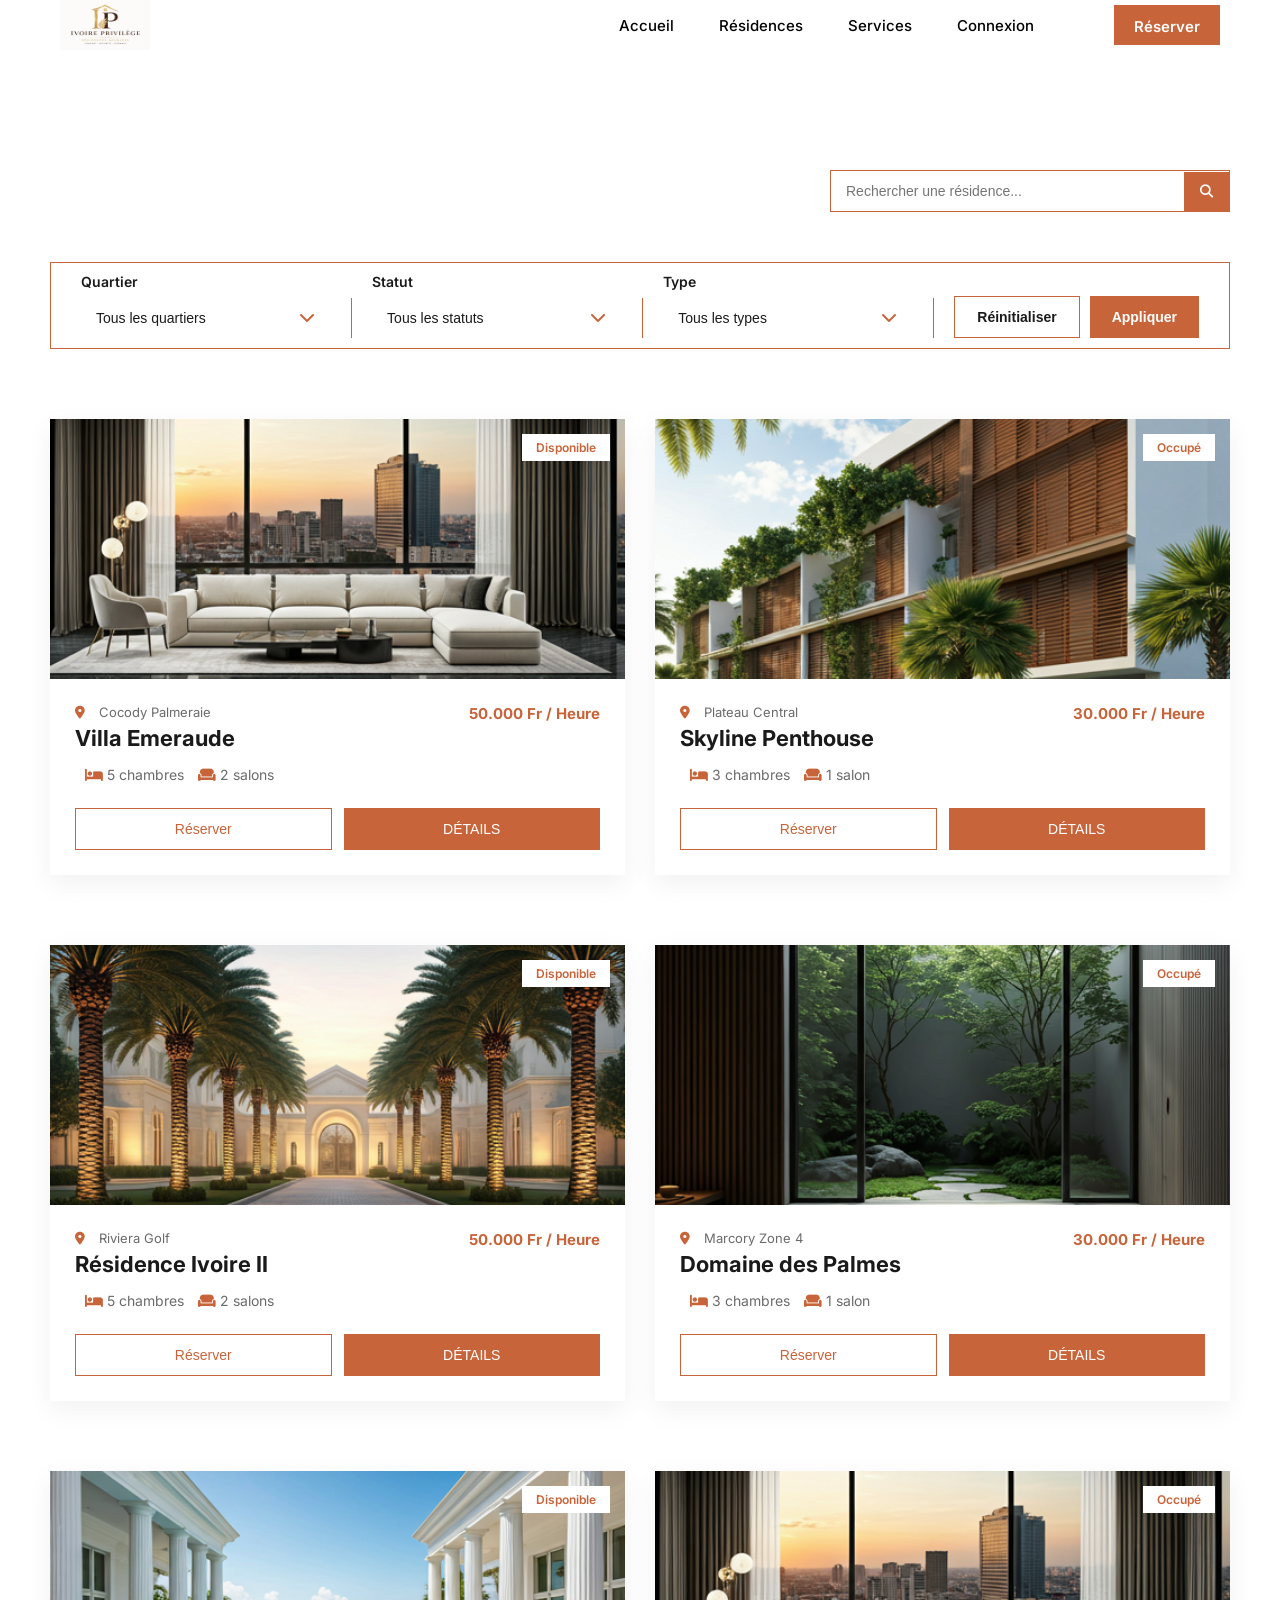
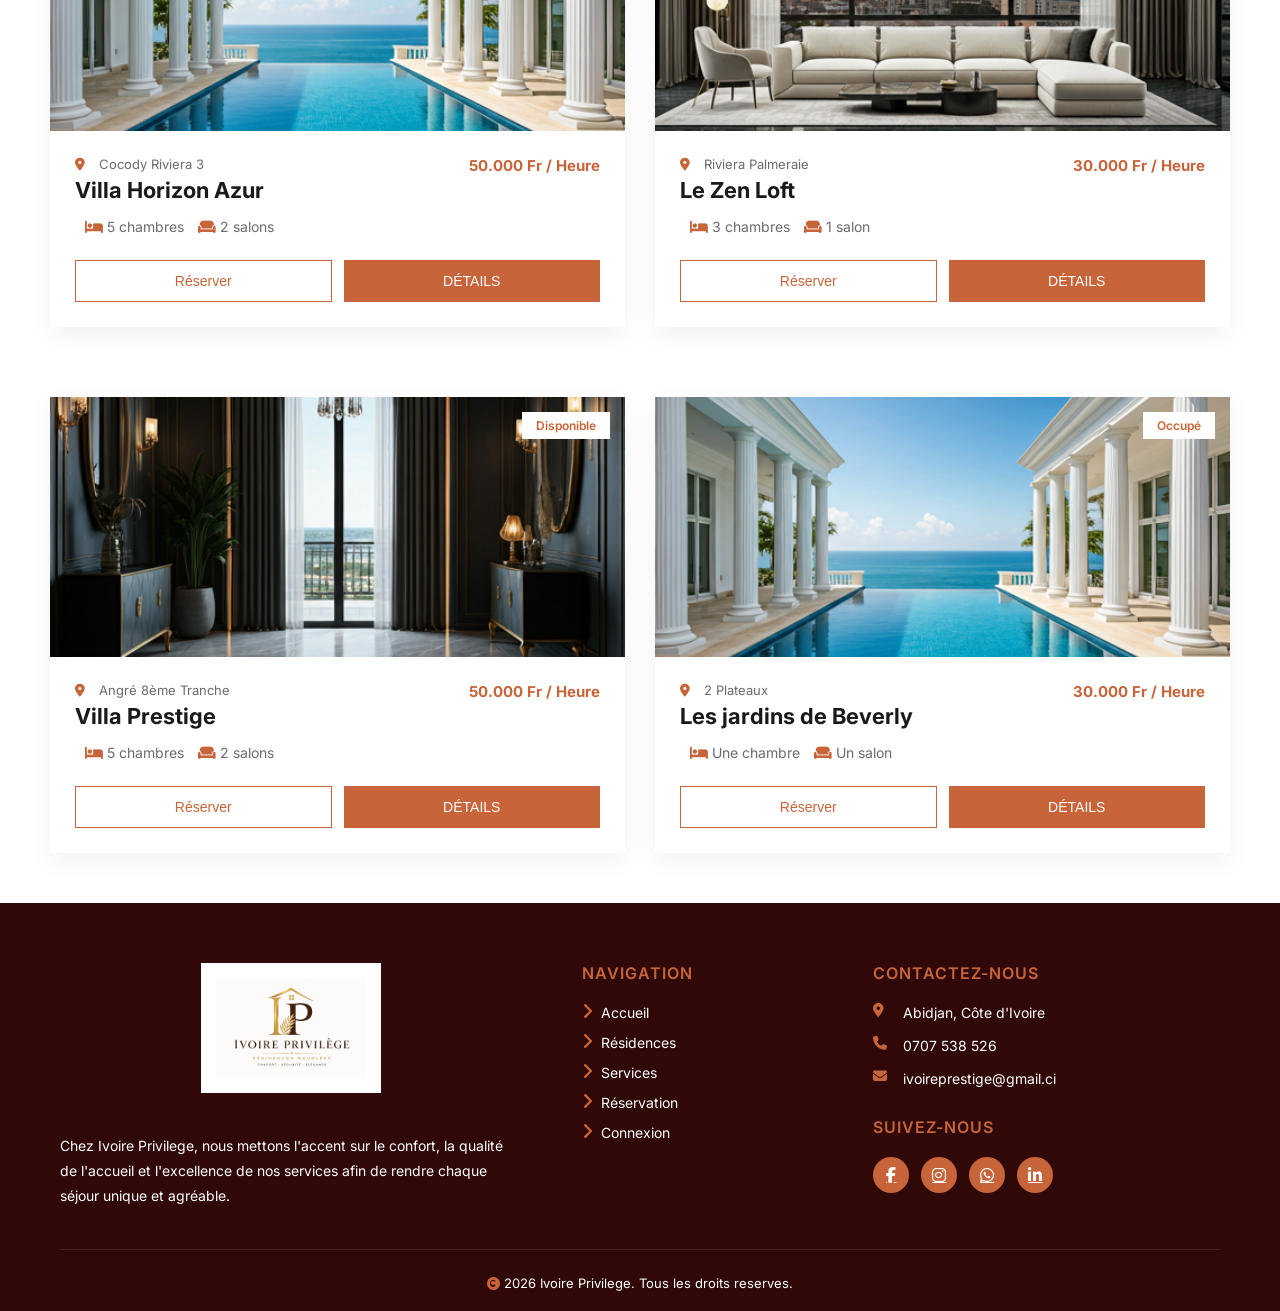
<file: Pages/residences.html>
<!doctype html>
<html lang="en">
  <head>
    <meta charset="UTF-8" />
    <meta name="viewport" content="width=device-width, initial-scale=1.0" />
    <title>Résidences</title>
    <link rel="stylesheet" href="residences.css" />
    <link
      rel="stylesheet"
      href="https://cdnjs.cloudflare.com/ajax/libs/font-awesome/6.5.1/css/all.min.css"
    />
    <link
      href="https://fonts.googleapis.com/css2?family=Inter:wght@400;500;600;700&display=swap"
      rel="stylesheet"
    />
  </head>
  <body>
    <header class="header">
      <div class="logo">
        <img src="Images/logo.png" alt="Ivoire Privilege" />
      </div>

      <nav class="nav">
        <a href="../index.html" class="nav-link">Accueil</a>
        <a href="residences.html" class="nav-link">Résidences</a>
        <a href="services.html" class="nav-link">Services</a>
        <a href="connexion.html" class="nav-link">Connexion</a>
      </nav>
      <a href="reserver.html">
        <button class="btn-reserver">Réserver</button>
      </a>
    </header>

    <div class="search-box">
      <input type="text" placeholder="Rechercher une résidence..." />
      <button>
        <i class="fa-solid fa-magnifying-glass"></i>
      </button>
    </div>

    <div class="container">
      <div class="filters">
        <div class="filter-group">
          <label>Quartier</label>
          <div class="select-wrapper">
            <select>
              <option>Tous les quartiers</option>
              <option>Cocody</option>
              <option>Plateau</option>
              <option>Marcory</option>
            </select>
            <i class="fa-solid fa-chevron-down select-arrow"></i>
          </div>
        </div>
        <div class="divider"></div>

        <div class="filter-group">
          <label>Statut</label>
          <div class="select-wrapper">
            <select>
              <option>Tous les statuts</option>
              <option>Disponible</option>
              <option>Occupé</option>
            </select>
            <i class="fa-solid fa-chevron-down select-arrow"></i>
          </div>
        </div>
        <div class="divider"></div>

        <div class="filter-group">
          <label>Type</label>
          <div class="select-wrapper">
            <select>
              <option>Tous les types</option>
              <option>Villa</option>
              <option>Appartement</option>
              <option>Penthouse</option>
            </select>
            <i class="fa-solid fa-chevron-down select-arrow"></i>
          </div>
        </div>
        <div class="divider"></div>

        <div class="filter-buttons">
          <button class="btn-reset">Réinitialiser</button>
          <button class="btn-apply">Appliquer</button>
        </div>
      </div>

      <div class="residences-grid">
        <div class="residence-card">
          <div class="card-image">
            <img src="/Pages/Images/p2.png" alt="Villa Emeraude" />
            <span class="badge badge-disponible"> Disponible </span>
          </div>

          <div class="card-content">
            <div class="card-header">
              <div>
                <p class="card-location">
                  <i class="fa-solid fa-location-dot"></i>
                  Cocody Palmeraie
                </p>
                <h3 class="card-title">Villa Emeraude</h3>
              </div>
              <p class="card-price">50.000 Fr / Heure</p>
            </div>

            <p class="card-details">
              <i class="fa-solid fa-bed"></i>
              5 chambres
              <i class="fa-solid fa-couch"></i>
              2 salons
            </p>

            <div class="card-actions">
              <a href="reserver.html">
                <button class="btn-outline">Réserver</button>
              </a>

              <a href="details.html#villa-emeraude">
                <button class="btn-primary">DÉTAILS</button>
              </a>
            </div>
          </div>
        </div>

        <div class="residence-card">
          <div class="card-image">
            <img src="/Pages/Images/p3.png" alt="Skyline Penthouse" />
            <span class="badge badge-occupe"> Occupé </span>
          </div>

          <div class="card-content">
            <div class="card-header">
              <div>
                <p class="card-location">
                  <i class="fa-solid fa-location-dot"></i>
                  Plateau Central
                </p>
                <h3 class="card-title">Skyline Penthouse</h3>
              </div>
              <p class="card-price">30.000 Fr / Heure</p>
            </div>

            <p class="card-details">
              <i class="fa-solid fa-bed"></i>
              3 chambres
              <i class="fa-solid fa-couch"></i>
              1 salon
            </p>

            <div class="card-actions">
              <a href="reserver.html">
                <button class="btn-outline">Réserver</button>
              </a>

              <a href="details.html#skyline-penthouse">
                <button class="btn-primary">DÉTAILS</button>
              </a>
            </div>
          </div>
        </div>
      </div>

      <div class="residences-grid">
        <div class="residence-card">
          <div class="card-image">
            <img src="/Pages/Images/p4.png" alt="Résidence Ivoire II" />
            <span class="badge badge-disponible"> Disponible </span>
          </div>

          <div class="card-content">
            <div class="card-header">
              <div>
                <p class="card-location">
                  <i class="fa-solid fa-location-dot"></i>
                  Riviera Golf
                </p>
                <h3 class="card-title">Résidence Ivoire II</h3>
              </div>
              <p class="card-price">50.000 Fr / Heure</p>
            </div>

            <p class="card-details">
              <i class="fa-solid fa-bed"></i>
              5 chambres
              <i class="fa-solid fa-couch"></i>
              2 salons
            </p>

            <div class="card-actions">
              <a href="reserver.html">
                <button class="btn-outline">Réserver</button>
              </a>

              <a href="details.html#residence-ivoire-II">
                <button class="btn-primary">DÉTAILS</button>
              </a>
            </div>
          </div>
        </div>

        <div class="residence-card">
          <div class="card-image">
            <img src="/Pages/Images/p5.png" alt="Domaine des Palmes" />
            <span class="badge badge-occupe"> Occupé </span>
          </div>

          <div class="card-content">
            <div class="card-header">
              <div>
                <p class="card-location">
                  <i class="fa-solid fa-location-dot"></i>
                  Marcory Zone 4
                </p>
                <h3 class="card-title">Domaine des Palmes</h3>
              </div>
              <p class="card-price">30.000 Fr / Heure</p>
            </div>

            <p class="card-details">
              <i class="fa-solid fa-bed"></i>
              3 chambres
              <i class="fa-solid fa-couch"></i>
              1 salon
            </p>

            <div class="card-actions">
              <a href="reserver.html">
                <button class="btn-outline">Réserver</button>
              </a>

              <a href="details.html#domaine-des-palmes">
                <button class="btn-primary">DÉTAILS</button>
              </a>
            </div>
          </div>
        </div>
      </div>
      <div class="residences-grid">
        <div class="residence-card">
          <div class="card-image">
            <img src="/Pages/Images/p.png" alt="Villa Horizon Azur" />
            <span class="badge badge-disponible"> Disponible </span>
          </div>

          <div class="card-content">
            <div class="card-header">
              <div>
                <p class="card-location">
                  <i class="fa-solid fa-location-dot"></i>
                  Cocody Riviera 3
                </p>
                <h3 class="card-title">Villa Horizon Azur</h3>
              </div>
              <p class="card-price">50.000 Fr / Heure</p>
            </div>

            <p class="card-details">
              <i class="fa-solid fa-bed"></i>
              5 chambres
              <i class="fa-solid fa-couch"></i>
              2 salons
            </p>

            <div class="card-actions">
              <a href="reserver.html">
                <button class="btn-outline">Réserver</button>
              </a>

              <a href="details.html#villa-horizon-azur">
                <button class="btn-primary">DÉTAILS</button>
              </a>
            </div>
          </div>
        </div>

        <div class="residence-card">
          <div class="card-image">
            <img src="/Pages/Images/p2.png" alt="Le Zen Loft" />
            <span class="badge badge-occupe"> Occupé </span>
          </div>

          <div class="card-content">
            <div class="card-header">
              <div>
                <p class="card-location">
                  <i class="fa-solid fa-location-dot"></i>
                  Riviera Palmeraie
                </p>
                <h3 class="card-title">Le Zen Loft</h3>
              </div>
              <p class="card-price">30.000 Fr / Heure</p>
            </div>

            <p class="card-details">
              <i class="fa-solid fa-bed"></i>
              3 chambres
              <i class="fa-solid fa-couch"></i>
              1 salon
            </p>

            <div class="card-actions">
              <a href="reserver.html">
                <button class="btn-outline">Réserver</button>
              </a>

              <a href="details.html#le-zen-loft">
                <button class="btn-primary">DÉTAILS</button>
              </a>
            </div>
          </div>
        </div>
      </div>

      <div class="residences-grid">
        <div class="residence-card">
          <div class="card-image">
            <img src="/Pages/Images/p8.png" alt="Villa Prestige" />
            <span class="badge badge-disponible"> Disponible </span>
          </div>

          <div class="card-content">
            <div class="card-header">
              <div>
                <p class="card-location">
                  <i class="fa-solid fa-location-dot"></i>
                  Angré 8ème Tranche
                </p>
                <h3 class="card-title">Villa Prestige</h3>
              </div>
              <p class="card-price">50.000 Fr / Heure</p>
            </div>

            <p class="card-details">
              <i class="fa-solid fa-bed"></i>
              5 chambres
              <i class="fa-solid fa-couch"></i>
              2 salons
            </p>

            <div class="card-actions">
              <a href="reserver.html">
                <button class="btn-outline">Réserver</button>
              </a>

              <a href="details.html#villa-prestige">
                <button class="btn-primary">DÉTAILS</button>
              </a>
            </div>
          </div>
        </div>

        <div class="residence-card">
          <div class="card-image">
            <img src="/Pages/Images/p.png" alt="Les jardins de Beverly" />
            <span class="badge badge-occupe"> Occupé </span>
          </div>

          <div class="card-content">
            <div class="card-header">
              <div>
                <p class="card-location">
                  <i class="fa-solid fa-location-dot"></i>
                  2 Plateaux
                </p>
                <h3 class="card-title">Les jardins de Beverly</h3>
              </div>
              <p class="card-price">30.000 Fr / Heure</p>
            </div>

            <p class="card-details">
              <i class="fa-solid fa-bed"></i>
              Une chambre
              <i class="fa-solid fa-couch"></i>
              Un salon
            </p>

            <div class="card-actions">
              <a href="reserver.html">
                <button class="btn-outline">Réserver</button>
              </a>

              <a href="details.html#les-jardins-de-beverly">
                <button class="btn-primary">DÉTAILS</button>
              </a>
            </div>
          </div>
        </div>
      </div>
    </div>

    <footer class="footer">
      <div class="footer-container">
        <div class="footer-col">
          <div class="footer-logo">
            <img src="Images/logo.png" alt="Ivoire Privilege" />
          </div>
          <p class="footer-description">
            Chez Ivoire Privilege, nous mettons l'accent sur le confort, la
            qualité de l'accueil et l'excellence de nos services afin de rendre
            chaque séjour unique et agréable.
          </p>
        </div>

        <div class="footer-col">
          <h3 class="footer-title">NAVIGATION</h3>
          <ul class="footer-links">
            <li>
              <a href="/index.html"
                ><i class="fa-solid fa-angle-right arrow"></i> Accueil</a
              >
            </li>
            <li>
              <a href="residences.html"
                ><i class="fa-solid fa-angle-right arrow"></i> Résidences</a
              >
            </li>
            <li>
              <a href="services.html"
                ><i class="fa-solid fa-angle-right arrow"></i> Services</a
              >
            </li>
            <li>
              <a href="/Pages/reserver.html"
                ><i class="fa-solid fa-angle-right arrow"></i> Réservation</a
              >
            </li>
            <li>
              <a href="connexion.html"
                ><i class="fa-solid fa-angle-right arrow"></i> Connexion</a
              >
            </li>
          </ul>
        </div>

        <div class="footer-col">
          <h3 class="footer-title">CONTACTEZ-NOUS</h3>
          <ul class="contact-list">
            <li>
              <i class="fa-solid fa-location-dot contact-icon"></i>
              <span>Abidjan, Côte d'Ivoire</span>
            </li>
            <li>
              <i class="fa-solid fa-phone contact-icon"></i>
              <span>0707 538 526</span>
            </li>
            <li>
              <i class="fa-solid fa-envelope contact-icon"></i>
              <span>ivoireprestige@gmail.ci</span>
            </li>
          </ul>
          <h3 class="footer-title social-title">SUIVEZ-NOUS</h3>
          <div class="social-icons">
            <a href="#" aria-label="Facebook">
              <i class="fa-brands fa-facebook-f"></i>
            </a>
            <a href="#" aria-label="Instagram">
              <i class="fa-brands fa-instagram"></i>
            </a>
            <a href="#" aria-label="WhatsApp">
              <i class="fa-brands fa-whatsapp"></i>
            </a>
            <a href="#" aria-label="LinkedIn">
              <i class="fa-brands fa-linkedin-in"></i>
            </a>
          </div>
        </div>
      </div>

      <div class="footer-bottom">
        <p>
          <i class="fa-solid fa-copyright"></i>
          2026 Ivoire Privilege. Tous les droits reserves.
        </p>
      </div>
    </footer>
  </body>
</html>
</file>
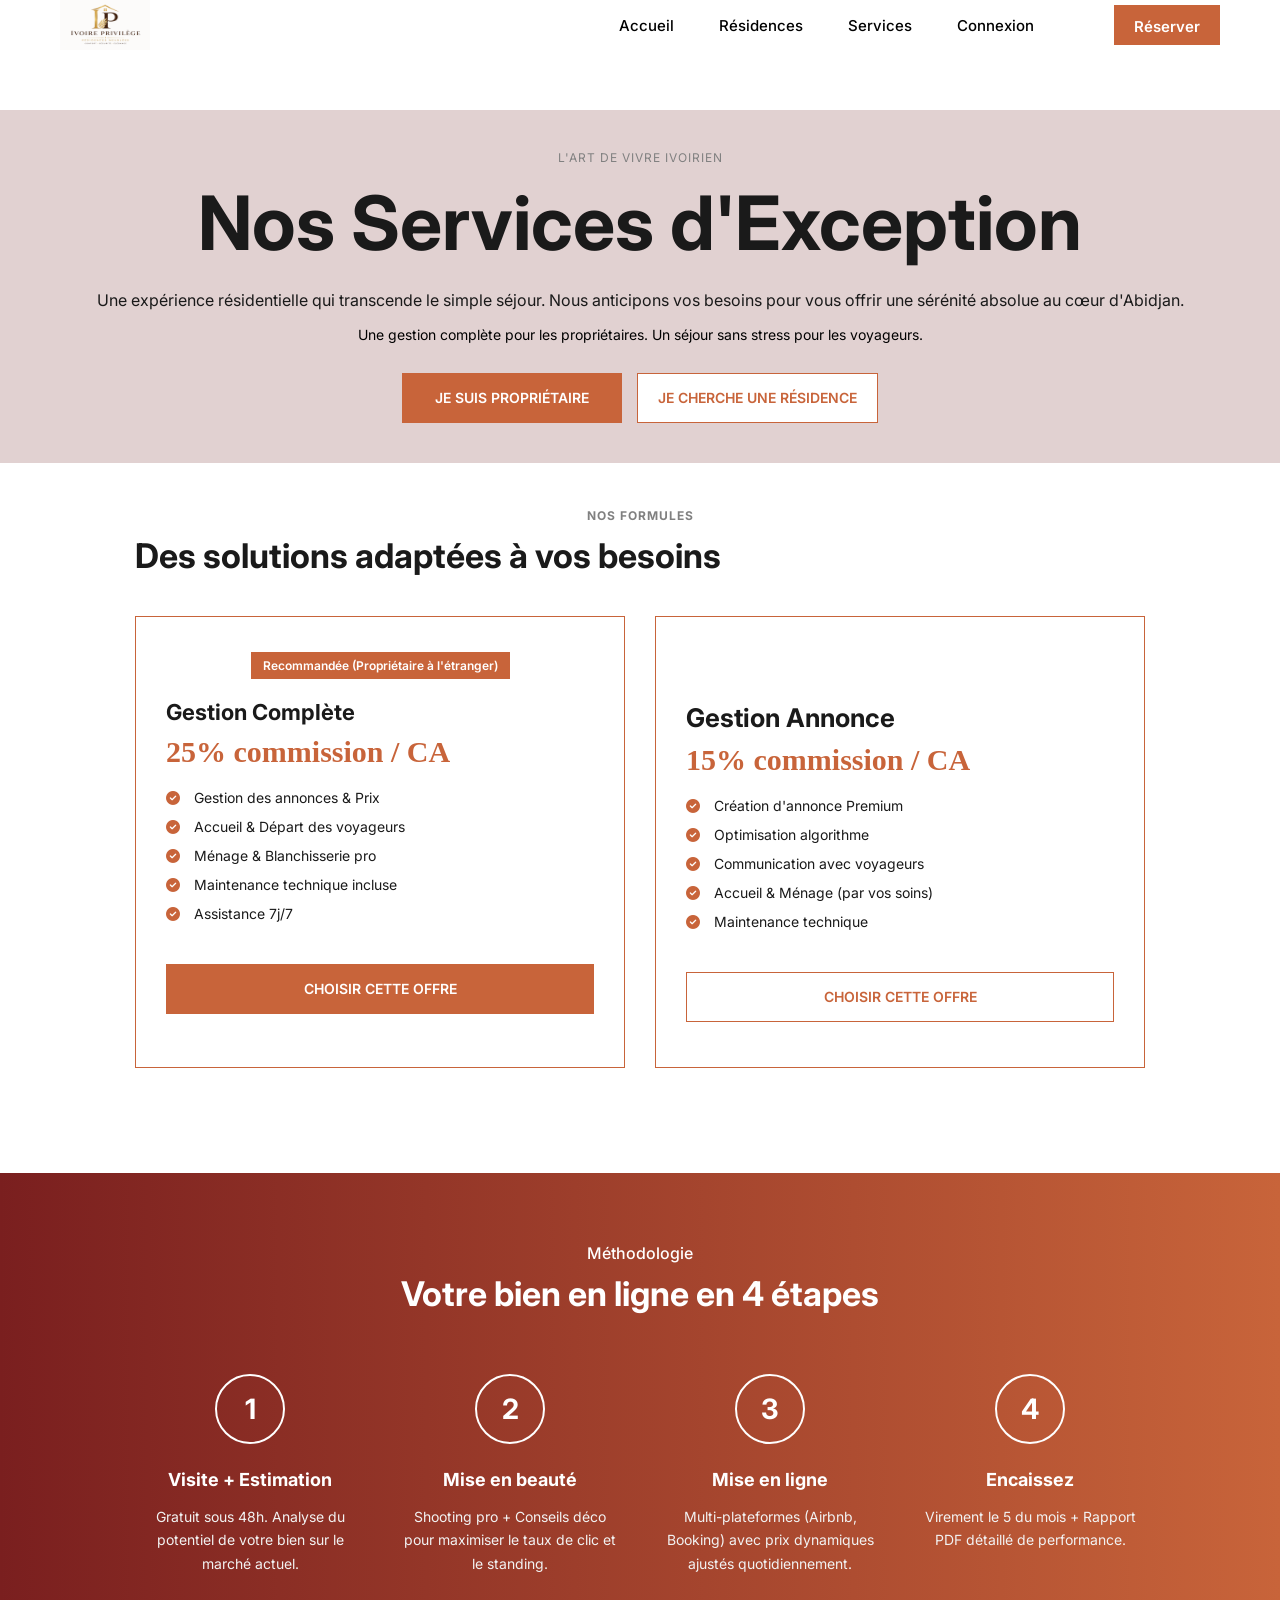
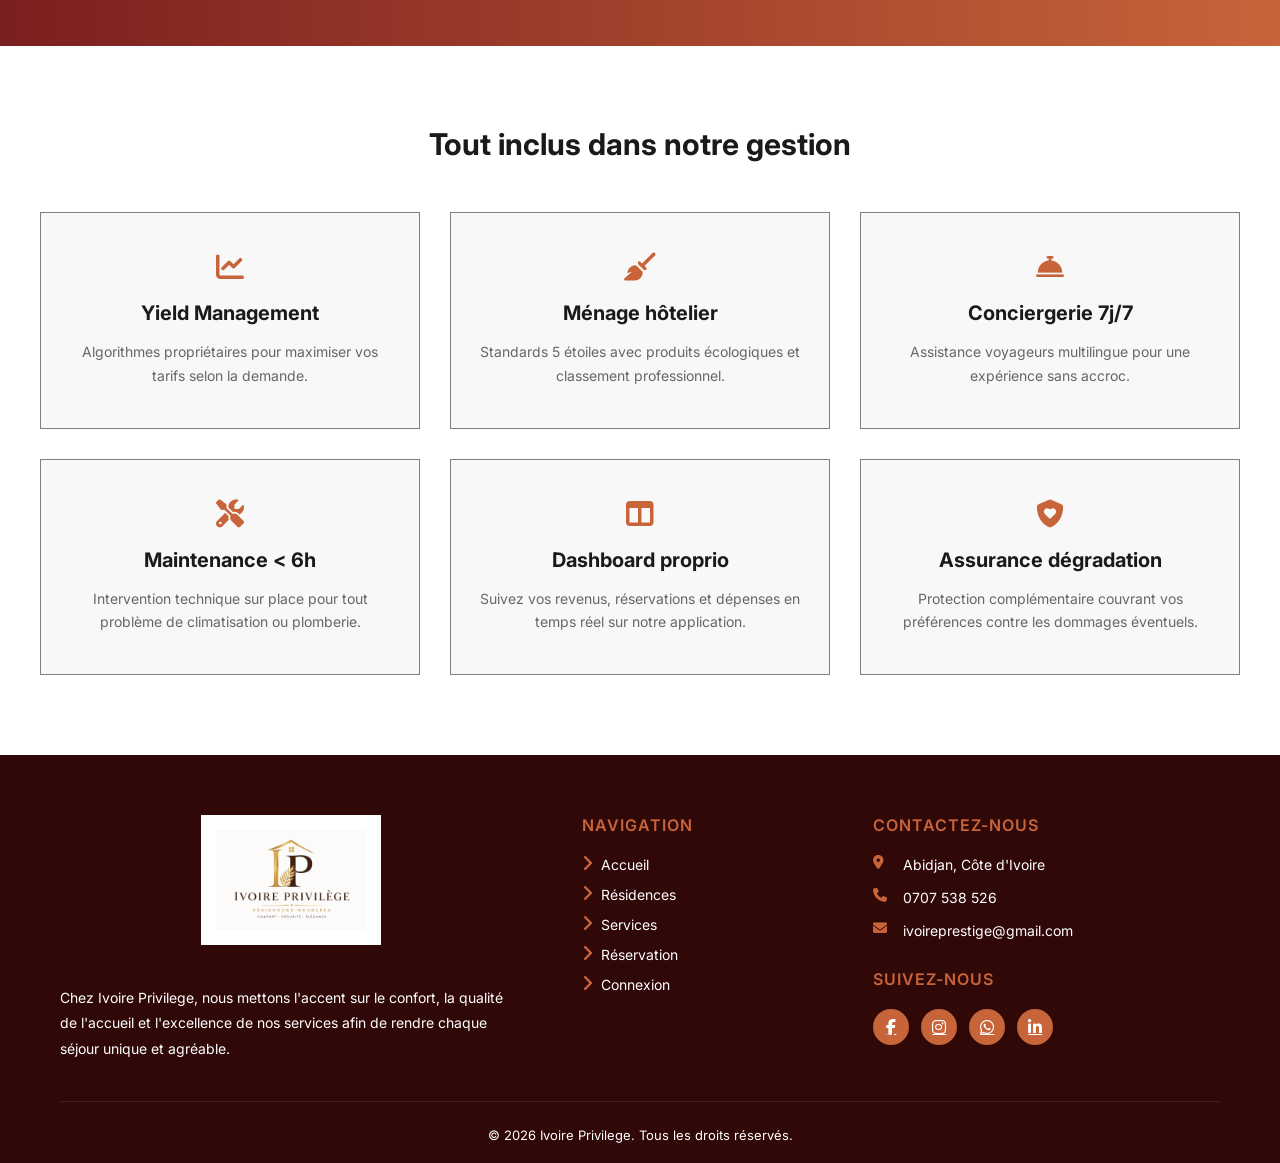
<file: Pages/services.html>
<!doctype html>
<html lang="fr">
  <head>
    <meta charset="UTF-8" />
    <meta name="viewport" content="width=device-width, initial-scale=1.0" />
    <title>Services - Ivoire Privilege</title>

    <link rel="stylesheet" href="services.css" />

    <link
      rel="stylesheet"
      href="https://cdnjs.cloudflare.com/ajax/libs/font-awesome/6.5.1/css/all.min.css"
    />

    <link
      href="https://fonts.googleapis.com/css2?family=Inter:wght@400;500;600;700&display=swap"
      rel="stylesheet"
    />
  </head>

  <body>
    <header class="header">
      <div class="logo">
        <img src="Images/logo.png" alt="Ivoire Privilege" />
      </div>

      <nav class="nav">
        <a href="../index.html" class="nav-link">Accueil</a>
        <a href="residences.html" class="nav-link">Résidences</a>
        <a href="services.html" class="nav-link">Services</a>
        <a href="connexion.html" class="nav-link">Connexion</a>
      </nav>

      <a href="reserver.html">
        <button class="btn-reserver">Réserver</button>
      </a>
    </header>

    <section class="services-section">
      <div class="section-header">
        <p class="subtitle">L'art de Vivre Ivoirien</p>

        <h1 class="services">Nos Services d'Exception</h1>

        <p class="desc">
          Une expérience résidentielle qui transcende le simple séjour. Nous
          anticipons vos besoins pour vous offrir une sérénité absolue au cœur
          d'Abidjan.
        </p>

        <p class="desc-small">
          Une gestion complète pour les propriétaires. Un séjour sans stress
          pour les voyageurs.
        </p>

        <div class="buttons">
          <a href="inscription.html" class="btn btn-primary">
            JE SUIS PROPRIÉTAIRE
          </a>

          <a href="residences.html" class="btn btn-secondary">
            JE CHERCHE UNE RÉSIDENCE
          </a>
        </div>
      </div>

      <div class="formules-section">
        <h1 class="subtitle">Nos Formules</h1>

        <h2 class="title-formule">Des solutions adaptées à vos besoins</h2>

        <div class="cards-grid">
          <div class="formule-card">
            <span class="badge"> Recommandée (Propriétaire à l'étranger) </span>

            <h3>Gestion Complète</h3>

            <p class="price">25% commission / CA</p>

            <ul>
              <li>
                <i class="fa-solid fa-circle-check"></i>
                Gestion des annonces & Prix
              </li>

              <li>
                <i class="fa-solid fa-circle-check"></i>
                Accueil & Départ des voyageurs
              </li>

              <li>
                <i class="fa-solid fa-circle-check"></i>
                Ménage & Blanchisserie pro
              </li>

              <li>
                <i class="fa-solid fa-circle-check"></i>
                Maintenance technique incluse
              </li>

              <li>
                <i class="fa-solid fa-circle-check"></i>
                Assistance 7j/7
              </li>
            </ul>

            <a href="" class="btn btn-primary"> CHOISIR CETTE OFFRE </a>
          </div>

          <div class="formule-card-annonce">
            <h3>Gestion Annonce</h3>

            <p class="price">15% commission / CA</p>

            <ul>
              <li>
                <i class="fa-solid fa-circle-check"></i>
                Création d'annonce Premium
              </li>

              <li>
                <i class="fa-solid fa-circle-check"></i>
                Optimisation algorithme
              </li>

              <li>
                <i class="fa-solid fa-circle-check"></i>
                Communication avec voyageurs
              </li>

              <li>
                <i class="fa-solid fa-circle-check"></i>
                Accueil & Ménage (par vos soins)
              </li>

              <li>
                <i class="fa-solid fa-circle-check"></i>
                Maintenance technique
              </li>
            </ul>

            <a href="" class="btn btn-secondary"> CHOISIR CETTE OFFRE </a>
          </div>
        </div>
      </div>
    </section>

    <section class="method">
      <div class="section-method">
        <h2 class="title">Méthodologie</h2>

        <h3>Votre bien en ligne en 4 étapes</h3>
      </div>

      <div class="container-method">
        <div class="etapes">
          <div class="cercle">1</div>

          <p class="client-name">Visite + Estimation</p>

          <p class="client-type">
            Gratuit sous 48h. Analyse du potentiel de votre bien sur le marché
            actuel.
          </p>
        </div>

        <div class="etapes">
          <div class="cercle">2</div>

          <p class="client-name">Mise en beauté</p>

          <p class="client-type">
            Shooting pro + Conseils déco pour maximiser le taux de clic et le
            standing.
          </p>
        </div>

        <div class="etapes">
          <div class="cercle">3</div>

          <p class="client-name">Mise en ligne</p>

          <p class="client-type">
            Multi-plateformes (Airbnb, Booking) avec prix dynamiques ajustés
            quotidiennement.
          </p>
        </div>

        <div class="etapes">
          <div class="cercle">4</div>

          <p class="client-name">Encaissez</p>

          <p class="client-type">
            Virement le 5 du mois + Rapport PDF détaillé de performance.
          </p>
        </div>
      </div>
    </section>

    <section class="gestion">
      <h2 class="gestion-title">Tout inclus dans notre gestion</h2>

      <div class="gestion-container">
        <div class="gestion-card">
          <i class="fa-solid fa-chart-line"></i>

          <h3>Yield Management</h3>

          <p>
            Algorithmes propriétaires pour maximiser vos tarifs selon la
            demande.
          </p>
        </div>

        <div class="gestion-card">
          <i class="fa-solid fa-broom"></i>

          <h3>Ménage hôtelier</h3>

          <p>
            Standards 5 étoiles avec produits écologiques et classement
            professionnel.
          </p>
        </div>

        <div class="gestion-card">
          <i class="fa-solid fa-concierge-bell"></i>

          <h3>Conciergerie 7j/7</h3>

          <p>
            Assistance voyageurs multilingue pour une expérience sans accroc.
          </p>
        </div>

        <div class="gestion-card">
          <i class="fa-solid fa-screwdriver-wrench"></i>

          <h3>Maintenance &lt; 6h</h3>

          <p>
            Intervention technique sur place pour tout problème de climatisation
            ou plomberie.
          </p>
        </div>

        <div class="gestion-card">
          <i class="fa-solid fa-table-columns"></i>

          <h3>Dashboard proprio</h3>

          <p>
            Suivez vos revenus, réservations et dépenses en temps réel sur notre
            application.
          </p>
        </div>

        <div class="gestion-card">
          <i class="fa-solid fa-shield-heart"></i>

          <h3>Assurance dégradation</h3>

          <p>
            Protection complémentaire couvrant vos préférences contre les
            dommages éventuels.
          </p>
        </div>
      </div>
    </section>

    <footer class="footer">
      <div class="footer-container">
        <div class="footer-col">
          <div class="footer-logo">
            <img src="Images/logo.png" alt="Ivoire Privilege" />
          </div>

          <p class="footer-description">
            Chez Ivoire Privilege, nous mettons l'accent sur le confort, la
            qualité de l'accueil et l'excellence de nos services afin de rendre
            chaque séjour unique et agréable.
          </p>
        </div>

        <div class="footer-col">
          <h3 class="footer-title">NAVIGATION</h3>

          <ul class="footer-links">
            <li>
              <a href="../index.html">
                <i class="fa-solid fa-angle-right arrow"></i>
                Accueil
              </a>
            </li>

            <li>
              <a href="residences.html">
                <i class="fa-solid fa-angle-right arrow"></i>
                Résidences
              </a>
            </li>

            <li>
              <a href="services.html">
                <i class="fa-solid fa-angle-right arrow"></i>
                Services
              </a>
            </li>

            <li>
              <a href="reserver.html">
                <i class="fa-solid fa-angle-right arrow"></i>
                Réservation
              </a>
            </li>

            <li>
              <a href="connexion.html">
                <i class="fa-solid fa-angle-right arrow"></i>
                Connexion
              </a>
            </li>
          </ul>
        </div>

        <div class="footer-col">
          <h3 class="footer-title">CONTACTEZ-NOUS</h3>

          <ul class="contact-list">
            <li>
              <i class="fa-solid fa-location-dot contact-icon"></i>
              <span>Abidjan, Côte d'Ivoire</span>
            </li>

            <li>
              <i class="fa-solid fa-phone contact-icon"></i>
              <span>0707 538 526</span>
            </li>

            <li>
              <i class="fa-solid fa-envelope contact-icon"></i>
              <span>ivoireprestige@gmail.com</span>
            </li>
          </ul>

          <h3 class="footer-title social-title">SUIVEZ-NOUS</h3>

          <div class="social-icons">
            <a href="#" aria-label="Facebook">
              <i class="fa-brands fa-facebook-f"></i>
            </a>

            <a href="#" aria-label="Instagram">
              <i class="fa-brands fa-instagram"></i>
            </a>

            <a href="#" aria-label="WhatsApp">
              <i class="fa-brands fa-whatsapp"></i>
            </a>

            <a href="#" aria-label="LinkedIn">
              <i class="fa-brands fa-linkedin-in"></i>
            </a>
          </div>
        </div>
      </div>

      <div class="footer-bottom">
        <p>© 2026 Ivoire Privilege. Tous les droits réservés.</p>
      </div>
    </footer>
  </body>
</html>
</file>
<file: style.css>
* {
  margin: 0;
  padding: 0;
  box-sizing: border-box;
}

body {
  font-family: "Inter", sans-serif;
  color: #1a1a1a;
}

.header {
  position: relative;
  top: 0;
  left: 0;
  width: 100%;
  display: flex;
  justify-content: space-between;
  align-items: center;
  padding: 25px 60px;
  z-index: 10;
  background-color: white;
  height: 30px;
}

.logo {
  display: flex;
  align-items: center;
  gap: 10px;
  color: white;
}

.logo img {
  width: 90px;
  height: 50px;
}

.nav {
  display: flex;
  gap: 45px;
  margin-left: auto;
  margin-right: 80px;
}

.nav-link {
  font-family: "inter", sans-serif;
  color: black;
  text-decoration: none;
  font-weight: 500;
  font-size: 15px;
  transition: opacity 0.3s ease;
}

.nav-link:hover {
  opacity: 0.8;
}

.btn-reserver {
  font-family: "inter", sans-serif;
  background-color: #c8643a;
  color: white;
  border: none;
  padding: 12px 20px;
  font-family: "Inter", sans-serif;
  font-weight: 600;
  font-size: 15px;
  cursor: pointer;
  transition: background-color 0.3s ease;
  height: 40px;
}

.btn-reserver:hover {
  background-color: #632525;
}

.hero {
  position: relative;
  width: 100%;
  height: 90vh;
  min-height: 640px;
  background-image: url("Images/fond.jpg");
  background-size: cover;
  background-position: center;
  display: flex;
  align-items: center;
  justify-content: center;
}

.hero-content {
  position: relative;
  z-index: 2;
  text-align: center;
  color: white;
  padding: 0 20px;
  width: 100%;
  max-width: 900px;
}

.hero-title {
  font-family: "Playfair Display", serif;
  font-size: 52px;
  font-weight: 700;
  letter-spacing: 4px;
  margin-bottom: 15px;
}

.hero-subtitle {
  font-family: "Inter", sans-serif;
  font-size: 18px;
  font-weight: 400;
  letter-spacing: 1px;
  margin-bottom: 50px;
}

.search-bar {
  background-color: white;
  display: flex;
  align-items: center;
  padding: 12px;
  box-shadow: 0 8px 25px rgba(0, 0, 0, 0.15);
}

.search-item {
  display: flex;
  align-items: center;
  gap: 12px;
  padding: 8px 25px;
  flex: 1;
}

.search-item i {
  color: #c8643a;
  font-size: 20px;
}

.search-text {
  display: flex;
  flex-direction: column;
  align-items: flex-start;
}

.search-label {
  font-size: 11px;
  color: black;
  text-transform: uppercase;
  letter-spacing: 1px;
  margin-bottom: 3px;
}

.search-value {
  font-size: 15px;
  font-weight: 500;
  color: black;
}

.divider {
  width: 1px;
  height: 40px;
  background-color: #d9d9d9;
}

.btn-search {
  background-color: #c8643a;
  color: white;
  border: none;
  padding: 18px 35px;
  font-family: "Inter", sans-serif;
  font-weight: 700;
  font-size: 14px;
  letter-spacing: 1px;
  cursor: pointer;
  transition: background-color 0.3s ease;
}

.btn-search:hover {
  background-color: #b55933;
}

.about-section {
  padding: 100px 100px;
}

.about-container {
  max-width: 1200px;
  margin: 0 auto;
  display: grid;
  grid-template-columns: 1fr 1fr;
  gap: 60px;
  align-items: center;
}

.about-image img {
  width: 100%;
  height: 550px;
  object-fit: cover;
  display: block;
}

.about-content {
  padding-left: 20px;
}

.section-label {
  display: block;
  font-size: 20px;
  font-weight: 500;
  letter-spacing: 2px;
  font-family: "Playfair Display", serif;
  color: black;
  margin-bottom: 15px;
}

.section-title {
  display: block;
  font-size: 24px;
  font-weight: 700;
  text-transform: uppercase;
  color: #ce4307;
  margin-bottom: 25px;
  font-family: "Playfair Display", serif;
  text-align: center;
}

.about-text p {
  font-size: 15px;
  color: gray;
  margin-bottom: 18px;
}

.mission-text {
  font-size: 15px;
  color: gray;
}

.testimonials-section {
  padding: 80px 60px;
  max-width: 1300px;
  margin: 0 auto;
}

.testimonials-grid {
  display: grid;
  grid-template-columns: repeat(3, 1fr);
  gap: 30px;
  margin-bottom: 60px;
}

.testimonial-card {
  background-color: white;
  border-radius: 12px;
  padding: 30px 25px;
  transition:
    transform 0.3s ease,
    box-shadow 0.3s ease;
  border: 1px solid #b55933;
}

.testimonial-card:hover {
  transform: translateY(-5px);
  box-shadow: 0 10px 30px rgba(0, 0, 0, 0.08);
}

.quote-icon {
  font-family: "Playfair Display", serif;
  font-size: 48px;
  color: #c8643a;
  line-height: 1;
  display: block;
  margin-bottom: 15px;
}

.testimonial-text {
  font-size: 14px;
  line-height: 1.7;
  color: #666666;
  margin-bottom: 20px;
}

.stars {
  color: #b55933;
  font-size: 18px;
  margin-bottom: 20px;
}

.client-info {
  display: flex;
  align-items: center;
  gap: 12px;
}

.client-avatar {
  width: 45px;
  height: 45px;
  border-radius: 50%;
  object-fit: cover;
}

.client-name {
  font-weight: 600;
  font-size: 14px;
  color: #1a1a1a;
  margin-bottom: 2px;
}

.client-type {
  font-size: 13px;
  color: #666666;
}

.stats-bar {
  border-radius: 12px;
  padding: 35px 40px;
  display: flex;
  justify-content: space-between;
  align-items: center;
  color: white;
  background-color: #300808;
}

.stat-item {
  display: flex;
  align-items: center;
  gap: 15px;
  flex: 1;
  justify-content: center;
}

.stat-icon {
  font-size: 38px;
  color: #c8643a;
  flex-shrink: 0;
}

.stat-number {
  font-size: 24px;
  font-weight: 700;
  margin-bottom: 3px;
  color: white;
}

.stat-label {
  font-size: 13px;
  opacity: 0.9;
  color: white;
}

.footer {
  color: white;
  padding: 60px 60px 20px;
  margin-top: auto;
  background-color: #300808;
}

.footer-container {
  max-width: 1200px;
  margin: 0 auto;
  display: grid;
  grid-template-columns: 2fr 1fr 1.5fr;
  gap: 60px;
  margin-bottom: 40px;
}

.footer-logo {
  display: flex;
  justify-content: center;
  margin-bottom: 20px;
}

.footer-logo img {
  width: 180px;
  margin-bottom: 20px;
  background: white;
  padding: 15px;
}

.footer-description {
  font-size: 14px;
  line-height: 1.8;
  color: white;
}

.footer-title {
  font-size: 16px;
  font-weight: 600;
  color: #c8643a;
  margin-bottom: 20px;
  text-transform: uppercase;
  letter-spacing: 1px;
}

.footer-links {
  list-style: none;
}

.footer-links li {
  margin-bottom: 12px;
}

.footer-links a {
  color: white;
  text-decoration: none;
  font-size: 14px;
  transition: color 0.3s ease;
  display: flex;
  align-items: center;
  gap: 8px;
}

.footer-links a:hover {
  color: #c8643a;
}

.arrow {
  color: #c8643a;
  font-size: 18px;
}

.contact-list {
  list-style: none;
  margin-bottom: 30px;
}

.contact-list li {
  display: flex;
  align-items: center;
  gap: 12px;
  margin-bottom: 15px;
  color: white;
  font-size: 14px;
}

.contact-icon {
  width: 18px;
  height: 18px;
  color: #c8643a;
  flex-shrink: 0;
}

.social-title {
  margin-top: 30px;
}

.social-icons {
  display: flex;
  gap: 12px;
}

.social-icons a {
  width: 36px;
  height: 36px;
  background-color: #c8643a;
  border-radius: 50%;
  display: flex;
  align-items: center;
  justify-content: center;
  color: white;
  transition:
    transform 0.3s ease,
    opacity 0.3s ease;
}

.social-icons a:hover {
  transform: translateY(-3px);
  opacity: 0.9;
}

.footer-bottom {
  text-align: center;
  padding-top: 25px;
  border-top: 1px solid rgba(255, 255, 255, 0.1);
}

.footer-bottom p {
  font-size: 13px;
  color: white;
}

.footer-bottom i {
  color: #c8643a;
}

@media (max-width: 1024px) {
  .testimonials-grid {
    grid-template-columns: repeat(2, 1fr);
  }
}

@media (max-width: 900px) {
  /* Header */
  .header {
    padding: 20px 30px;
  }

  .nav {
    display: none;
  }

  .hero-title {
    font-size: 36px;
    letter-spacing: 2px;
  }

  .hero-subtitle {
    font-size: 16px;
  }

  .search-bar {
    flex-direction: column;
    padding: 0;
  }

  .search-item {
    width: 100%;
    border-bottom: 1px solid #d9d9d9;
    padding: 15px 20px;
  }

  .divider {
    display: none;
  }

  .btn-search {
    width: 100%;
  }

  .about-section {
    padding: 60px 30px;
  }

  .about-container {
    grid-template-columns: 1fr;
    gap: 40px;
  }

  .about-content {
    padding-left: 0;
  }

  .section-title {
    font-size: 28px;
  }

  .footer {
    padding: 50px 30px 20px;
  }

  .footer-container {
    grid-template-columns: 1fr;
    gap: 40px;
  }

  .footer-logo img {
    width: 150px;
  }
}

@media (max-width: 768px) {
  .testimonials-section {
    padding: 60px 30px;
  }

  .testimonials-grid {
    grid-template-columns: 1fr;
  }

  .stats-bar {
    flex-direction: column;
    gap: 30px;
    padding: 30px 20px;
  }

  .stat-item {
    width: 100%;
    justify-content: flex-start;
  }
}

@media (max-width: 500px) {
  .about-section {
    padding: 40px 20px;
  }

  .section-title {
    font-size: 24px;
  }

  .testimonials-section {
    padding: 40px 20px;
  }

  .footer {
    padding: 40px 20px 20px;
  }

  .footer-title {
    font-size: 15px;
  }
}
</file>
<file: Pages/connexion.css>
body {
  font-family: Arial, sans-serif;
  background-color: white;
  display: flex;
  justify-content: center;
  align-items: center;
  height: 100vh;
}

.container {
  background-color: #ffffff;
  padding: 40px 30px;
  border-radius: 35px;
  box-shadow: 0 5px 20px rgba(0, 0, 0, 0.1);
  width: 320px;
  border: 1px solid #c8643a;
}

.icon-header {
  text-align: center;
  margin-bottom: 20px;
}

.icon-header i {
  color: #c8643a;
}

.icon-header h2 {
  margin-top: 10px;
}

.input-group {
  display: flex;
  align-items: center;
  margin-bottom: 15px;
  border: 1px solid #c8643a;
  padding: 10px;
  background-color: white;
  position: relative;
}

.input-group i {
  margin-right: 10px;
  color: #c8643a;
}

.input-group input,
.input-group select {
  border: none;
  outline: none;
  flex: 1;
  font-size: 14px;
  background-color: transparent;
  appearance: none;
  cursor: pointer;
  color: grey;
}

.select-arrow {
  position: absolute;
  right: 14px;
  top: 50%;
  transform: translateY(-50%);
  color: #c8643a;
  pointer-events: none;
}

.btn {
  width: 100%;
  padding: 18px;
  border: none;
  background-color: #c8643a;
  color: white;
  font-size: 16px;
  cursor: pointer;
  transition: background-color 0.3s;
}

.btn:hover {
  background-color: #300808;
}

h5 {
  text-align: center;
  margin-bottom: 0px;
}
h5 a {
  color: black;
  text-decoration: none;
  margin-bottom: 5px;
}

@media (max-width: 480px) {
  body {
    padding: 20px;
  }

  .container {
    width: 100%;
    max-width: 320px;
    padding: 30px 20px;
  }

  .icon-header h2 {
    font-size: 22px;
  }

  .input-group {
    padding: 8px;
  }

  .input-group input,
  .input-group select {
    font-size: 13px;
  }

  .btn {
    padding: 15px;
    font-size: 14px;
  }

  h5 {
    font-size: 12px;
  }
}
</file>
<file: Pages/details.css>
* {
  margin: 0;
  padding: 0;
  box-sizing: border-box;
}

body {
  font-family: "Inter", sans-serif;
  color: #1a1a1a;
  padding: 0px;
}

.header {
  position: relative;
  top: 0;
  left: 0;
  width: 100%;
  display: flex;
  justify-content: space-between;
  align-items: center;
  padding: 25px 60px;
  z-index: 10;
  height: 30px;
}

.logo {
  display: flex;
  align-items: center;
  gap: 10px;
  color: white;
}

.logo img {
  width: 90px;
  height: 50px;
}

.nav {
  display: flex;
  gap: 45px;
  margin-left: 40%;
}

.nav-link {
  font-family: "inter", sans-serif;
  color: black;
  text-decoration: none;
  font-weight: 500;
  font-size: 15px;
  transition: opacity 0.3s ease;
}

.nav-link:hover {
  opacity: 0.8;
}

.btn-reserver {
  font-family: "inter", sans-serif;
  background-color: #c8643a;
  color: white;
  border: none;
  padding: 12px 20px;
  font-family: "Inter", sans-serif;
  font-weight: 600;
  font-size: 15px;
  height: 40px;
}

.btn-reserver:hover {
  background-color: #632525;
}

.villas-container {
  max-width: 1200px;
  margin: 0 auto;
  display: flex;
  flex-direction: column;
  gap: 30px;
  margin-top: 100px;
}

.villa-card {
  display: flex;
  background: #fff;
  border-radius: 12px;
  overflow: hidden;
  box-shadow: 0 2px 10px rgba(0, 0, 0, 0.08);
  border: 1px solid #c8643a;
}

.villa-image-grid {
  flex: 0 0 40%;
  display: grid;
  grid-template-columns: 1fr 1fr;
  grid-template-rows: 1fr 1fr;
  gap: 6px;
  padding: 6px;
  min-height: 320px;
  background-color: #fff;
}

.villa-image-grid img {
  width: 100%;
  height: 100%;
  object-fit: cover;
  border-radius: 8px;
  transition: transform 0.3s ease;
}

.villa-image-grid img:hover {
  transform: scale(1.03);
}

.villa-info {
  flex: 1;
  padding: 25px 30px;
}

.villa-info h2 {
  font-size: 22px;
  font-weight: 700;
  margin-bottom: 8px;
  color: #1a1a1a;
}

.villa-subtitle {
  font-size: 14px;
  color: #666;
  margin-bottom: 15px;
}

.villa-desc {
  font-size: 14px;
  color: #444;
  line-height: 1.5;
  margin-bottom: 15px;
}

.features {
  list-style: none;
  margin-bottom: 20px;
}

.features li {
  font-size: 14px;
  color: #333;
  margin-bottom: 6px;
}

.conditions {
  margin-bottom: 20px;
}

.conditions h4 {
  font-size: 15px;
  font-weight: 600;
  margin-bottom: 8px;
  color: #1a1a1a;
}

.conditions p {
  font-size: 14px;
  color: #444;
  margin-bottom: 4px;
}

.villa-actions {
  display: flex;
  gap: 12px;
  justify-content: flex-end;
}

.btn {
  padding: 10px 24px;
  font-size: 14px;
  font-weight: 600;
  text-decoration: none;
  border-radius: 4px;
  transition: 0.3s;
  text-transform: uppercase;
}

.btn-primary {
  background-color: #c8643a;
  color: white;
  border: 1px solid #c8643a;
}

.btn-primary:hover {
  background-color: #6f3125;
}

.btn-outline {
  background-color: transparent;
  color: #333;
  border: 1px solid #c8643a;
}

.btn-outline:hover {
  background-color: white;
}

.footer {
  color: white;
  padding: 60px 60px 20px;
  margin-top: 100px;
  background-color: #300808;
}

.footer-container {
  max-width: 1200px;
  margin: 0 auto;
  display: grid;
  grid-template-columns: 2fr 1fr 1.5fr;
  gap: 60px;
  margin-bottom: 40px;
}

.footer-logo {
  display: flex;
  justify-content: center;
  margin-bottom: 20px;
}

.footer-logo img {
  width: 180px;
  margin-bottom: 20px;
  background: white;
  padding: 15px;
}

.footer-description {
  font-size: 14px;
  line-height: 1.8;
  color: white;
}

.footer-title {
  font-size: 16px;
  font-weight: 600;
  color: #c8643a;
  margin-bottom: 20px;
  text-transform: uppercase;
  letter-spacing: 1px;
}

.footer-links {
  list-style: none;
}

.footer-links li {
  margin-bottom: 12px;
}

.footer-links a {
  color: white;
  text-decoration: none;
  font-size: 14px;
  transition: color 0.3s ease;
  display: flex;
  align-items: center;
  gap: 8px;
}

.footer-links a:hover {
  color: #c8643a;
}

.arrow {
  color: #c8643a;
  font-size: 18px;
}

.contact-list {
  list-style: none;
  margin-bottom: 30px;
}

.contact-list li {
  display: flex;
  align-items: center;
  gap: 12px;
  margin-bottom: 15px;
  color: white;
  font-size: 14px;
}

.contact-icon {
  width: 18px;
  height: 18px;
  color: #c8643a;
  flex-shrink: 0;
}

.social-title {
  margin-top: 30px;
}

.social-icons {
  display: flex;
  gap: 12px;
}

.social-icons a {
  width: 36px;
  height: 36px;
  background-color: #c8643a;
  border-radius: 50%;
  display: flex;
  align-items: center;
  justify-content: center;
  color: white;
  transition:
    transform 0.3s ease,
    opacity 0.3s ease;
}

.social-icons a:hover {
  transform: translateY(-3px);
  opacity: 0.9;
}

.footer-bottom {
  text-align: center;
  padding-top: 25px;
  border-top: 1px solid rgba(255, 255, 255, 0.1);
}

.footer-bottom p {
  font-size: 13px;
  color: white;
}

.footer-bottom i {
  color: #c8643a;
}

@media (max-width: 900px) {
  .header {
    padding: 15px 20px;
  }

  .nav {
    display: none;
  }

  .logo img {
    width: 70px;
  }

  .btn-reserver {
    padding: 8px 14px;
    font-size: 13px;
  }

  .footer {
    padding: 50px 30px 20px;
  }

  .footer-container {
    grid-template-columns: 1fr;
    gap: 40px;
  }

  .footer-logo img {
    width: 150px;
  }
}

@media (max-width: 768px) {
  .villa-card {
    flex-direction: column;
  }

  .villa-info {
    padding: 20px;
  }

  .villa-actions {
    justify-content: stretch;
  }

  .btn {
    flex: 1;
    text-align: center;
  }
}

@media (max-width: 500px) {
  .footer {
    padding: 40px 20px 20px;
  }

  .footer-title {
    font-size: 15px;
  }
}
</file>
<file: Pages/reserver.css>
* {
  margin: 0;
  padding: 0;
  box-sizing: border-box;
}

body {
  font-family: "Inter", sans-serif;
  color: #1a1a1a;
}

.header {
  position: relative;
  top: 0;
  left: 0;
  width: 100%;
  display: flex;
  justify-content: space-between;
  align-items: center;
  padding: 25px 60px;
  z-index: 10;
  background-color: white;
  height: 30px;
}

.logo {
  display: flex;
  align-items: center;
  gap: 10px;
  color: white;
}

.logo img {
  width: 90px;
  height: 50px;
}

.nav {
  display: flex;
  gap: 45px;
  margin-left: 40%;
}

.nav-link {
  font-family: "inter", sans-serif;
  color: black;
  text-decoration: none;
  font-weight: 500;
  font-size: 15px;
  transition: opacity 0.3s ease;
}

.nav-link:hover {
  opacity: 0.8;
}

.btn-reserver {
  font-family: "inter", sans-serif;
  background-color: #c8643a;
  color: white;
  border: none;
  padding: 12px 20px;
  font-family: "Inter", sans-serif;
  font-weight: 600;
  font-size: 15px;
  height: 40px;
}

.btn-reserver:hover {
  background-color: #632525;
}

.reservation-container {
  max-width: 750px;
  margin: 0 auto;
  background: #edeff3;
  padding: 40px;
  border-radius: 8px;
  margin-top: 30px;
  margin-top: 100px;
}

.reservation-container h1 {
  text-align: center;
  font-size: 24px;
  font-weight: 600;
  margin-bottom: 35px;
  color: #1a1a1a;
}

.form-section h2 {
  font-size: 12px;
  font-weight: 600;
  letter-spacing: 1px;
  color: #666;
  margin-bottom: 25px;
}

.form-section2 {
  font-size: 12px;
  font-weight: 600;
  letter-spacing: 1px;
  color: #666;
  margin-top: 50px;
}

.form-section2 h2 {
  font-size: 12px;
  font-weight: 600;
  letter-spacing: 1px;
  color: #666;
  margin-bottom: 10px;
}

.form-row {
  display: flex;
  gap: 20px;
  margin-bottom: 10px;
}

.form-group1 {
  flex: 1;
  display: flex;
  flex-direction: column;
  margin-bottom: 25px;
}

.form-group {
  flex: 1;
  display: flex;
  flex-direction: column;
  margin-bottom: 25px;
}

.form-group1 label {
  font-size: 12px;
  font-weight: 600;
  color: #666;
  margin-bottom: 15px;
}

.form-group label {
  font-size: 12px;
  font-weight: 600;
  color: #666;
  margin-bottom: 6px;
}

input[type="text"],
input[type="email"],
input[type="tel"],
select {
  padding: 12px;
  border: 1px solid #c8643a;
  background: white;
  border-radius: 4px;
  font-size: 14px;
  outline: none;
}

input:focus,
select:focus {
  border-color: #8b3d2f;
  box-shadow: 0 0 0 2px rgba(200, 100, 58, 0.2);
}

.checkbox-group,
.radio-group {
  display: flex;
  flex-direction: column;
  gap: 12px;
  margin-top: 15px;
}

.checkbox-group label,
.radio-group label {
  font-size: 14px;
  display: flex;
  align-items: center;
  gap: 10px;
  cursor: pointer;
}

input[type="checkbox"],
input[type="radio"] {
  width: 18px;
  height: 18px;
  accent-color: #c8643a;
  cursor: pointer;
}

.recap {
  background: white;
  border: 1px solid #c8643a;
  border-radius: 4px;
  overflow: hidden;
  margin-top: 15px;
}

.recap-row {
  display: flex;
  justify-content: space-between;
  padding: 12px 15px;
  border-bottom: 1px solid #c8643a;
  font-size: 14px;
}

.recap-row:last-child {
  border-bottom: none;
}

.recap-row.total {
  font-weight: 700;
  background: white;
}

.btn-submit {
  width: 100%;
  padding: 15px;
  background: #c8643a;
  color: white;
  border: none;
  border-radius: 4px;
  font-size: 15px;
  font-weight: 700;
  text-transform: uppercase;
  cursor: pointer;
  transition: 0.3s;
  margin-top: 20px;
}

.btn-submit:hover {
  background: #b25630;
}

.foot {
  text-align: center;
  margin-top: 40px;
}

.footer {
  color: white;
  padding: 60px 60px 20px;
  margin-top: auto;
  background-color: #300808;
  margin-top: 60px;
}

.footer-container {
  max-width: 1200px;
  margin: 0 auto;
  display: grid;
  grid-template-columns: 2fr 1fr 1.5fr;
  gap: 60px;
  margin-bottom: 40px;
}

.footer-logo {
  display: flex;
  justify-content: center;
  margin-bottom: 20px;
}

.footer-logo img {
  width: 180px;
  margin-bottom: 20px;
  background: white;
  padding: 15px;
}

.footer-description {
  font-size: 14px;
  line-height: 1.8;
  color: white;
}

.footer-title {
  font-size: 16px;
  font-weight: 600;
  color: #c8643a;
  margin-bottom: 20px;
  text-transform: uppercase;
  letter-spacing: 1px;
}

.footer-links {
  list-style: none;
}

.footer-links li {
  margin-bottom: 12px;
}

.footer-links a {
  color: white;
  text-decoration: none;
  font-size: 14px;
  transition: color 0.3s ease;
  display: flex;
  align-items: center;
  gap: 8px;
}

.footer-links a:hover {
  color: #c8643a;
}

.arrow {
  color: #c8643a;
  font-size: 18px;
}

.contact-list {
  list-style: none;
  margin-bottom: 30px;
}

.contact-list li {
  display: flex;
  align-items: center;
  gap: 12px;
  margin-bottom: 15px;
  color: white;
  font-size: 14px;
}

.contact-icon {
  width: 18px;
  height: 18px;
  color: #c8643a;
  flex-shrink: 0;
}

.social-title {
  margin-top: 30px;
}

.social-icons {
  display: flex;
  gap: 12px;
}

.social-icons a {
  width: 36px;
  height: 36px;
  background-color: #c8643a;
  border-radius: 50%;
  display: flex;
  align-items: center;
  justify-content: center;
  color: white;
  transition:
    transform 0.3s ease,
    opacity 0.3s ease;
}

.social-icons a:hover {
  transform: translateY(-3px);
  opacity: 0.9;
}

.footer-bottom {
  text-align: center;
  padding-top: 25px;
  border-top: 1px solid rgba(255, 255, 255, 0.1);
}

.footer-bottom p {
  font-size: 13px;
  color: white;
}

.footer-bottom i {
  color: #c8643a;
}

@media (max-width: 900px) {
  .header {
    padding: 15px 20px;
  }

  .nav {
    display: none;
  }

  .logo img {
    width: 70px;
  }

  .btn-reserver {
    padding: 8px 14px;
    font-size: 13px;
  }

  .footer {
    padding: 50px 30px 20px;
  }

  .footer-container {
    grid-template-columns: 1fr;
    gap: 40px;
  }

  .footer-logo img {
    width: 150px;
  }
}

@media (max-width: 600px) {
  .reservation-container {
    padding: 25px 20px;
  }

  .form-row {
    flex-direction: column;
    gap: 15px;
  }
}

@media (max-width: 500px) {
  .footer {
    padding: 40px 20px 20px;
  }

  .footer-title {
    font-size: 15px;
  }
}
</file>
<file: Pages/residences.css>
* {
  margin: 0;
  padding: 0;
  box-sizing: border-box;
}

body {
  font-family: "Inter", sans-serif;
  color: #1a1a1a;
  padding: 0px;
}

.header {
  position: relative;
  top: 0;
  left: 0;
  width: 100%;
  display: flex;
  justify-content: space-between;
  align-items: center;
  padding: 25px 60px;
  z-index: 10;
  background-color: white;
  height: 30px;
}

.logo {
  display: flex;
  align-items: center;
  gap: 10px;
  color: white;
}

.logo img {
  width: 90px;
  height: 50px;
}

.nav {
  display: flex;
  gap: 45px;
  margin-left: auto;
  margin-right: 80px;
}

.nav-link {
  font-family: "inter", sans-serif;
  color: black;
  text-decoration: none;
  font-weight: 500;
  font-size: 15px;
  transition: opacity 0.3s ease;
}

.nav-link:hover {
  opacity: 0.8;
}

.btn-reserver {
  font-family: "inter", sans-serif;
  background-color: #c8643a;
  color: white;
  border: none;
  padding: 12px 20px;
  font-family: "Inter", sans-serif;
  font-weight: 600;
  font-size: 15px;
  height: 40px;
}

.btn-reserver:hover {
  background-color: #632525;
}

.search-box {
  display: flex;
  align-items: center;

  width: 100%;
  max-width: 400px;

  margin: 120px 50px 0 auto;

  border: 1px solid #c8643a;

  overflow: hidden;
  background: white;
  margin-bottom: 40px;
}

.search-box input {
  flex: 1;
  border: none;
  padding: 12px 15px;
  outline: none;
  font-size: 14px;
}

.search-box button {
  background: #c8643a;
  border: none;
  padding: 12px 16px;
  cursor: pointer;
  color: white;
}

.search-box button:hover {
  background: #632525;
}

.container {
  max-width: 1300px;
  margin: 0 auto;
}

.divider {
  width: 1px;
  height: 40px;
  background-color: #c8643a;
}

.filters {
  display: flex;
  flex-wrap: wrap;
  gap: 20px;
  align-items: end;
  background-color: #ffffff;
  padding: 10px 30px;
  margin-bottom: 40px;
  border: 1px solid #c8643a;
  margin: 50px;
}

.filter-group {
  flex: 1;
  min-width: 220px;
}

.filter-group label {
  display: block;
  margin-bottom: 8px;
  font-size: 14px;
  font-weight: 600;
  color: #1a1a1a;
}

.select-wrapper {
  position: relative;
}

.select-wrapper select {
  width: 100%;
  padding: 12px 40px 12px 15px;
  border: none;
  background-color: #ffffff;
  font-size: 14px;
  color: #1a1a1a;
  appearance: none;
  outline: none;
  cursor: pointer;
}

.select-wrapper select:focus {
  border-color: #c8643a;
}

.select-arrow {
  position: absolute;
  right: 14px;
  top: 50%;
  transform: translateY(-50%);
  width: 18px;
  height: 18px;
  color: #c8643a;
  pointer-events: none;
}

.filter-buttons {
  display: flex;
  gap: 10px;
}

.btn-reset,
.btn-apply {
  border: none;
  padding: 12px 22px;
  font-size: 14px;
  font-weight: 600;
  cursor: pointer;
  transition: 0.3s;
}

.btn-reset {
  background-color: white;
  color: #1a1a1a;
  border: 1px solid #c8643a;
}

.btn-reset:hover {
  background-color: #d9d9d9;
}

.btn-apply {
  background-color: #c8643a;
  color: #ffffff;
}

.btn-apply:hover {
  background-color: #632525;
}

.residences-grid {
  display: grid;
  grid-template-columns: repeat(auto-fit, minmax(280px, 1fr));
  gap: 30px;
  max-width: 1250px;
  margin: 30px;
  padding: 20px;
}

.residence-card {
  background-color: #ffffff;
  overflow: hidden;
  box-shadow: 0 8px 25px rgba(0, 0, 0, 0.06);
  transition: 0.3s;
}

.residence-card:hover {
  transform: translateY(-5px);
  box-shadow: 0 15px 35px rgba(0, 0, 0, 0.08);
}

.card-image {
  position: relative;
}

.card-image img {
  width: 100%;
  height: 260px;
  object-fit: cover;
  display: block;
}

.badge {
  position: absolute;
  top: 15px;
  right: 15px;
  padding: 6px 14px;
  font-size: 12px;
  font-weight: 600;
  color: #c8643a;
  background-color: white;
}

.card-content {
  padding: 25px;
}

.card-header {
  display: flex;
  justify-content: space-between;
  align-items: flex-start;
  gap: 20px;
  margin-bottom: 15px;
}

.card-location {
  font-size: 13px;
  color: #6b6b6b;
  margin-bottom: 5px;
}

.card-location i {
  color: #c8643a;
  margin-right: 10px;
}
.card-title {
  font-size: 22px;
  font-weight: 700;
  color: #1a1a1a;
}

.card-price {
  font-size: 15px;
  font-weight: 700;
  color: #c8643a;
  white-space: nowrap;
}

.card-details {
  font-size: 14px;
  color: #6b6b6b;
  margin-bottom: 25px;
}

.card-details i {
  margin-left: 10px;
  color: #c8643a;
}

.card-actions {
  display: flex;
  gap: 12px;
}

.card-actions a {
  flex: 1;
  display: flex;
  gap: 12px;
  text-decoration: none;
}

.btn-outline,
.btn-primary {
  flex: 1;
  padding: 12px;
  font-size: 14px;
  font-weight: 400;
  cursor: pointer;
  transition: 0.3s;
}

.btn-outline {
  background-color: transparent;
  border: 1px solid #c8643a;
  color: #c8643a;
}

.btn-outline:hover {
  background-color: #c8643a;
  color: #ffffff;
}

.btn-primary {
  background-color: #c8643a;
  border: none;
  color: #ffffff;
}

.btn-primary:hover {
  background-color: #4f1d1d;
}

.footer {
  color: white;
  padding: 60px 60px 20px;
  margin-top: auto;
  background-color: #300808;
}

.footer-container {
  max-width: 1200px;
  margin: 0 auto;
  display: grid;
  grid-template-columns: 2fr 1fr 1.5fr;
  gap: 60px;
  margin-bottom: 40px;
}

.footer-logo {
  display: flex;
  justify-content: center;
  margin-bottom: 20px;
}

.footer-logo img {
  width: 180px;
  margin-bottom: 20px;
  background: white;
  padding: 15px;
}

.footer-description {
  font-size: 14px;
  line-height: 1.8;
  color: white;
}

.footer-title {
  font-size: 16px;
  font-weight: 600;
  color: #c8643a;
  margin-bottom: 20px;
  text-transform: uppercase;
  letter-spacing: 1px;
}

.footer-links {
  list-style: none;
}

.footer-links li {
  margin-bottom: 12px;
}

.footer-links a {
  color: white;
  text-decoration: none;
  font-size: 14px;
  transition: color 0.3s ease;
  display: flex;
  align-items: center;
  gap: 8px;
}

.footer-links a:hover {
  color: #c8643a;
}

.arrow {
  color: #c8643a;
  font-size: 18px;
}

.contact-list {
  list-style: none;
  margin-bottom: 30px;
}

.contact-list li {
  display: flex;
  align-items: center;
  gap: 12px;
  margin-bottom: 15px;
  color: white;
  font-size: 14px;
}

.contact-icon {
  width: 18px;
  height: 18px;
  color: #c8643a;
  flex-shrink: 0;
}

.social-title {
  margin-top: 30px;
}

.social-icons {
  display: flex;
  gap: 12px;
}

.social-icons a {
  width: 36px;
  height: 36px;
  background-color: #c8643a;
  border-radius: 50%;
  display: flex;
  align-items: center;
  justify-content: center;
  color: white;
  transition:
    transform 0.3s ease,
    opacity 0.3s ease;
}

.social-icons a:hover {
  transform: translateY(-3px);
  opacity: 0.9;
}

.footer-bottom {
  text-align: center;
  padding-top: 25px;
  border-top: 1px solid rgba(255, 255, 255, 0.1);
}

.footer-bottom p {
  font-size: 13px;
  color: white;
}

.footer-bottom i {
  color: #c8643a;
}

@media (max-width: 900px) {
  .header {
    padding: 15px 20px;
  }

  .nav {
    display: none;
  }

  .logo img {
    width: 70px;
  }

  .btn-reserver {
    padding: 8px 14px;
    font-size: 13px;
  }

  .footer {
    padding: 50px 30px 20px;
  }

  .footer-container {
    grid-template-columns: 1fr;
    gap: 40px;
  }

  .footer-logo img {
    width: 150px;
  }

  .search-box {
    max-width: 100%;
    margin: 100px 20px 30px;
  }

  .filters {
    margin: 20px;
    padding: 20px;
  }
}

@media (max-width: 768px) {
  body {
    padding: 20px;
  }

  .filters {
    padding: 20px;
  }

  .filter-buttons {
    width: 100%;
    flex-direction: column;
  }

  .btn-reset,
  .btn-apply {
    width: 100%;
  }

  .residences-grid {
    grid-template-columns: 1fr;
    margin: 15px;
    padding: 10px;
  }

  .card-header {
    flex-direction: column;
    gap: 8px;
  }

  .card-actions {
    flex-direction: column;
  }

  .search-box {
    margin: 100px 15px 20px;
  }
}

@media (max-width: 500px) {
  .footer {
    padding: 40px 20px 20px;
  }

  .footer-title {
    font-size: 15px;
  }

  .header {
    padding: 10px 15px;
  }

  .logo img {
    width: 60px;
    height: auto;
  }

  .btn-reserver {
    font-size: 12px;
    padding: 6px 10px;
  }

  .search-box input {
    font-size: 13px;
  }

  .search-box button {
    padding: 10px 12px;
  }

  .filters {
    margin: 10px;
    padding: 15px;
  }

  .card-content {
    padding: 18px;
  }

  .card-title {
    font-size: 18px;
  }

  .card-price {
    font-size: 14px;
  }
}
</file>
<file: Pages/services.css>
* {
  margin: 0;
  padding: 0;
  box-sizing: border-box;
}

body {
  font-family: "Inter", sans-serif;
  color: #1a1a1a;
  padding: 0px;
}

.header {
  position: relative;
  top: 0;
  left: 0;
  width: 100%;
  display: flex;
  justify-content: space-between;
  align-items: center;
  padding: 25px 60px;
  z-index: 10;
  background-color: white;
  height: 30px;
}

.logo {
  display: flex;
  align-items: center;
  gap: 10px;
  color: white;
}

.logo img {
  width: 90px;
  height: 50px;
}

.nav {
  display: flex;
  gap: 45px;
  margin-left: auto;
  margin-right: 80px;
}

.nav-link {
  font-family: "inter", sans-serif;
  color: black;
  text-decoration: none;
  font-weight: 500;
  font-size: 15px;
  transition: opacity 0.3s ease;
}

.nav-link:hover {
  opacity: 0.8;
}

.btn-reserver {
  font-family: "inter", sans-serif;
  background-color: #c8643a;
  color: white;
  border: none;
  padding: 12px 20px;
  font-family: "Inter", sans-serif;
  font-weight: 600;
  font-size: 15px;
  height: 40px;
  margin-left: 0;
}

.btn-reserver:hover {
  background-color: #632525;
}

.services-section {
  background-color: white;
  padding: 60px 0;
}

.section-header {
  width: 100%;
  background-color: rgb(225, 209, 209);
  padding: 40px 20px;
}

.subtitle {
  font-size: 12px;
  color: grey;
  text-align: center;

  letter-spacing: 1px;

  margin-bottom: 12px;

  text-transform: uppercase;
}

.services {
  font-size: clamp(32px, 6vw, 75px);
  font-weight: 700;
  margin-bottom: 20px;
  text-align: center;
}

.desc {
  font-size: 16px;
  line-height: 1.6;
  margin-bottom: 12px;
  text-align: center;
}

.desc-small {
  font-size: 14px;
  color: black;
  margin-bottom: 30px;
  text-align: center;
}

.buttons {
  display: flex;
  gap: 15px;

  justify-content: center;
  align-items: center;

  flex-wrap: wrap;
}

.btn {
  min-width: 220px;
  height: 50px;

  display: flex;
  align-items: center;
  justify-content: center;

  padding: 12px 20px;

  font-size: 14px;
  font-weight: 600;

  text-decoration: none;

  white-space: nowrap;

  transition: 0.3s ease;

  border: 1px solid #c8643a;
}

.btn-primary {
  background-color: #c8643a;
  color: white;
}

.btn-primary:hover {
  background-color: #b25630;
}

.btn-secondary {
  background-color: white;
  color: #c8643a;
}

.btn-secondary:hover {
  background-color: #f5f5f5;
}

.formules-section {
  max-width: 1100px;
  margin: 0 auto;
  padding: 45px;
}

.title-formule {
  font-size: 34px;
  margin-bottom: 20px;
}

.cards-grid {
  display: grid;
  grid-template-columns: repeat(2, 1fr);
  gap: 30px;
  margin-top: 40px;
  align-items: stretch;
}

.formule-card,
.formule-card-annonce {
  background: white;
  padding: 35px 30px;
  text-align: left;
  border: 1px solid #c8643a;
  display: flex;
  flex-direction: column;
  height: 100%;
}

.formule-card-annonce {
  padding-top: 85px;
}

.formule-card-annonce h3 {
  margin-bottom: 10px;
}

.badge {
  display: block;
  width: fit-content;

  margin: 0 auto 20px;

  color: white;
  background-color: #c8643a;

  font-size: 12px;
  font-weight: 600;

  padding: 6px 12px;
}

.formule-card h3 {
  font-size: 22px;
  margin-bottom: 10px;
}

.formule-card-annonce {
  font-size: 22px;
  margin-bottom: 10px;
}

.price {
  font-size: 30px;
  font-weight: 600;
  margin-bottom: 20px;
  color: #c8643a;
  font-family: "Times New Roman", Times, serif;
}

.formule-card ul,
.formule-card-annonce ul {
  list-style: none;
  margin-bottom: 30px;
}

.formule-card ul li,
.formule-card-annonce ul li {
  font-size: 14px;
  margin-bottom: 12px;
}

.formule-card ul li i,
.formule-card-annonce ul li i {
  color: #c8643a;
  margin-right: 10px;
}

.method {
  width: 100%;
  padding: 70px 40px;

  background: linear-gradient(to right, #7a1f1f, #c8643a);

  color: white;
}

.section-method {
  text-align: center;
  margin-bottom: 60px;
}

.title {
  font-size: 16px;
  margin-bottom: 10px;
  font-weight: 500;
}

.section-method h3 {
  font-size: 34px;
  font-weight: 700;
}

.container-method {
  display: flex;

  justify-content: center;
  align-items: flex-start;

  gap: 40px;

  flex-wrap: wrap;
}

.etapes {
  width: 220px;
  text-align: center;
}

.cercle {
  width: 70px;
  height: 70px;

  border-radius: 50%;
  border: 2px solid white;

  display: flex;
  justify-content: center;
  align-items: center;

  margin: 0 auto 25px;

  font-size: 28px;
  font-weight: 700;
}

.client-name {
  font-size: 18px;
  font-weight: 700;
  margin-bottom: 15px;
}

.client-type {
  font-size: 14px;
  line-height: 1.7;
  color: #f2f2f2;
}

.gestion {
  padding: 80px 40px;
  background-color: white;
}

.gestion-title {
  text-align: center;

  font-size: 30px;

  margin-bottom: 50px;

  color: #1a1a1a;
}

.gestion-container {
  display: grid;

  grid-template-columns: repeat(3, 1fr);

  gap: 30px;

  max-width: 1200px;
  margin: 0 auto;
}

.gestion-card {
  background-color: #f8f8f8;

  border: 1px solid grey;

  padding: 40px 25px;

  text-align: center;

  transition: 0.3s ease;
}

.gestion-card:hover {
  transform: translateY(-5px);
}

.gestion-card i {
  font-size: 28px;
  color: #c8643a;
  margin-bottom: 20px;
}

.gestion-card h3 {
  font-size: 20px;
  margin-bottom: 15px;
  color: #1a1a1a;
}

.gestion-card p {
  font-size: 14px;
  line-height: 1.7;
  color: #666;
}

.footer {
  color: white;
  padding: 60px 60px 20px;
  margin-top: auto;
  background-color: #300808;
}

.footer-container {
  max-width: 1200px;
  margin: 0 auto;
  display: grid;
  grid-template-columns: 2fr 1fr 1.5fr;
  gap: 60px;
  margin-bottom: 40px;
}

.footer-logo {
  display: flex;
  justify-content: center;
  margin-bottom: 20px;
}

.footer-logo img {
  width: 180px;
  margin-bottom: 20px;
  background: white;
  padding: 15px;
}

.footer-description {
  font-size: 14px;
  line-height: 1.8;
  color: white;
}

.footer-title {
  font-size: 16px;
  font-weight: 600;
  color: #c8643a;
  margin-bottom: 20px;
  text-transform: uppercase;
  letter-spacing: 1px;
}

.footer-links {
  list-style: none;
}

.footer-links li {
  margin-bottom: 12px;
}

.footer-links a {
  color: white;
  text-decoration: none;
  font-size: 14px;
  transition: color 0.3s ease;
  display: flex;
  align-items: center;
  gap: 8px;
}

.footer-links a:hover {
  color: #c8643a;
}

.arrow {
  color: #c8643a;
  font-size: 18px;
}

.contact-list {
  list-style: none;
  margin-bottom: 30px;
}

.contact-list li {
  display: flex;
  align-items: center;
  gap: 12px;
  margin-bottom: 15px;
  color: white;
  font-size: 14px;
}

.contact-icon {
  width: 18px;
  height: 18px;
  color: #c8643a;
  flex-shrink: 0;
}

.social-title {
  margin-top: 30px;
}

.social-icons {
  display: flex;
  gap: 12px;
}

.social-icons a {
  width: 36px;
  height: 36px;
  background-color: #c8643a;
  border-radius: 50%;
  display: flex;
  align-items: center;
  justify-content: center;
  color: white;
  transition:
    transform 0.3s ease,
    opacity 0.3s ease;
}

.social-icons a:hover {
  transform: translateY(-3px);
  opacity: 0.9;
}

.footer-bottom {
  text-align: center;
  padding-top: 25px;
  border-top: 1px solid rgba(255, 255, 255, 0.1);
}

.footer-bottom p {
  font-size: 13px;
  color: white;
}

.footer-bottom i {
  color: #c8643a;
}

@media (max-width: 900px) {
  .header {
    padding: 15px 20px;
  }

  .nav {
    display: none;
  }

  .logo img {
    width: 70px;
  }

  .btn-reserver {
    padding: 8px 14px;
    font-size: 13px;
  }

  .container-method {
    gap: 30px;
  }

  .etapes {
    width: 100%;
    max-width: 300px;
  }

  .section-method h3 {
    font-size: 28px;
  }

  .gestion-container {
    grid-template-columns: repeat(2, 1fr);
  }

  .footer {
    padding: 50px 30px 20px;
  }

  .footer-container {
    grid-template-columns: 1fr;
    gap: 40px;
  }

  .footer-logo img {
    width: 150px;
  }
}
@media (max-width: 768px) {
  .cards-grid {
    grid-template-columns: 1fr;
  }

  .buttons .btn {
    width: 100%;
  }
}

@media (max-width: 600px) {
  .method {
    padding: 50px 20px;
  }

  .section-method h3 {
    font-size: 24px;
  }

  .cercle {
    width: 60px;
    height: 60px;
    font-size: 22px;
  }

  .client-name {
    font-size: 16px;
  }

  .client-type {
    font-size: 13px;
  }

  .gestion {
    padding: 60px 20px;
  }

  .gestion-container {
    grid-template-columns: 1fr;
  }

  .gestion-title {
    font-size: 24px;
  }
}

@media (max-width: 500px) {
  .footer {
    padding: 40px 20px 20px;
  }

  .footer-title {
    font-size: 15px;
  }
}
</file>
